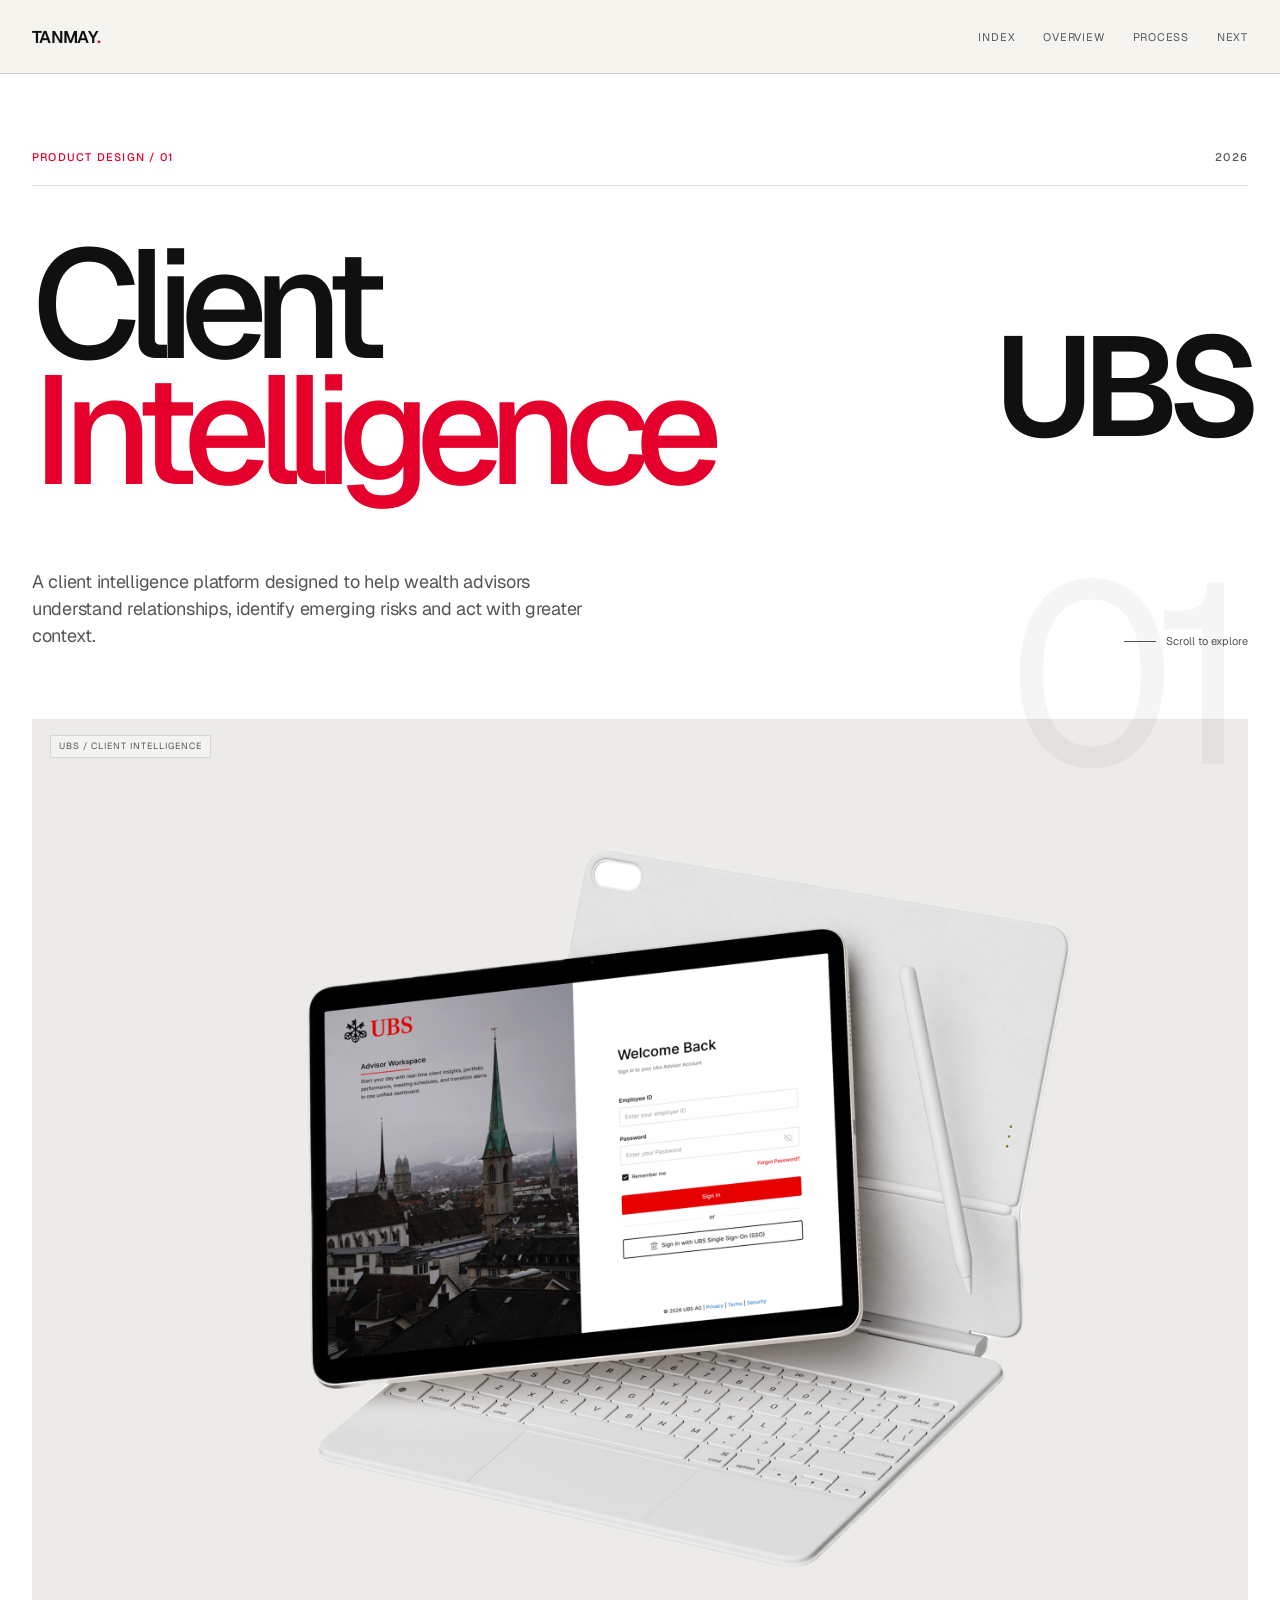
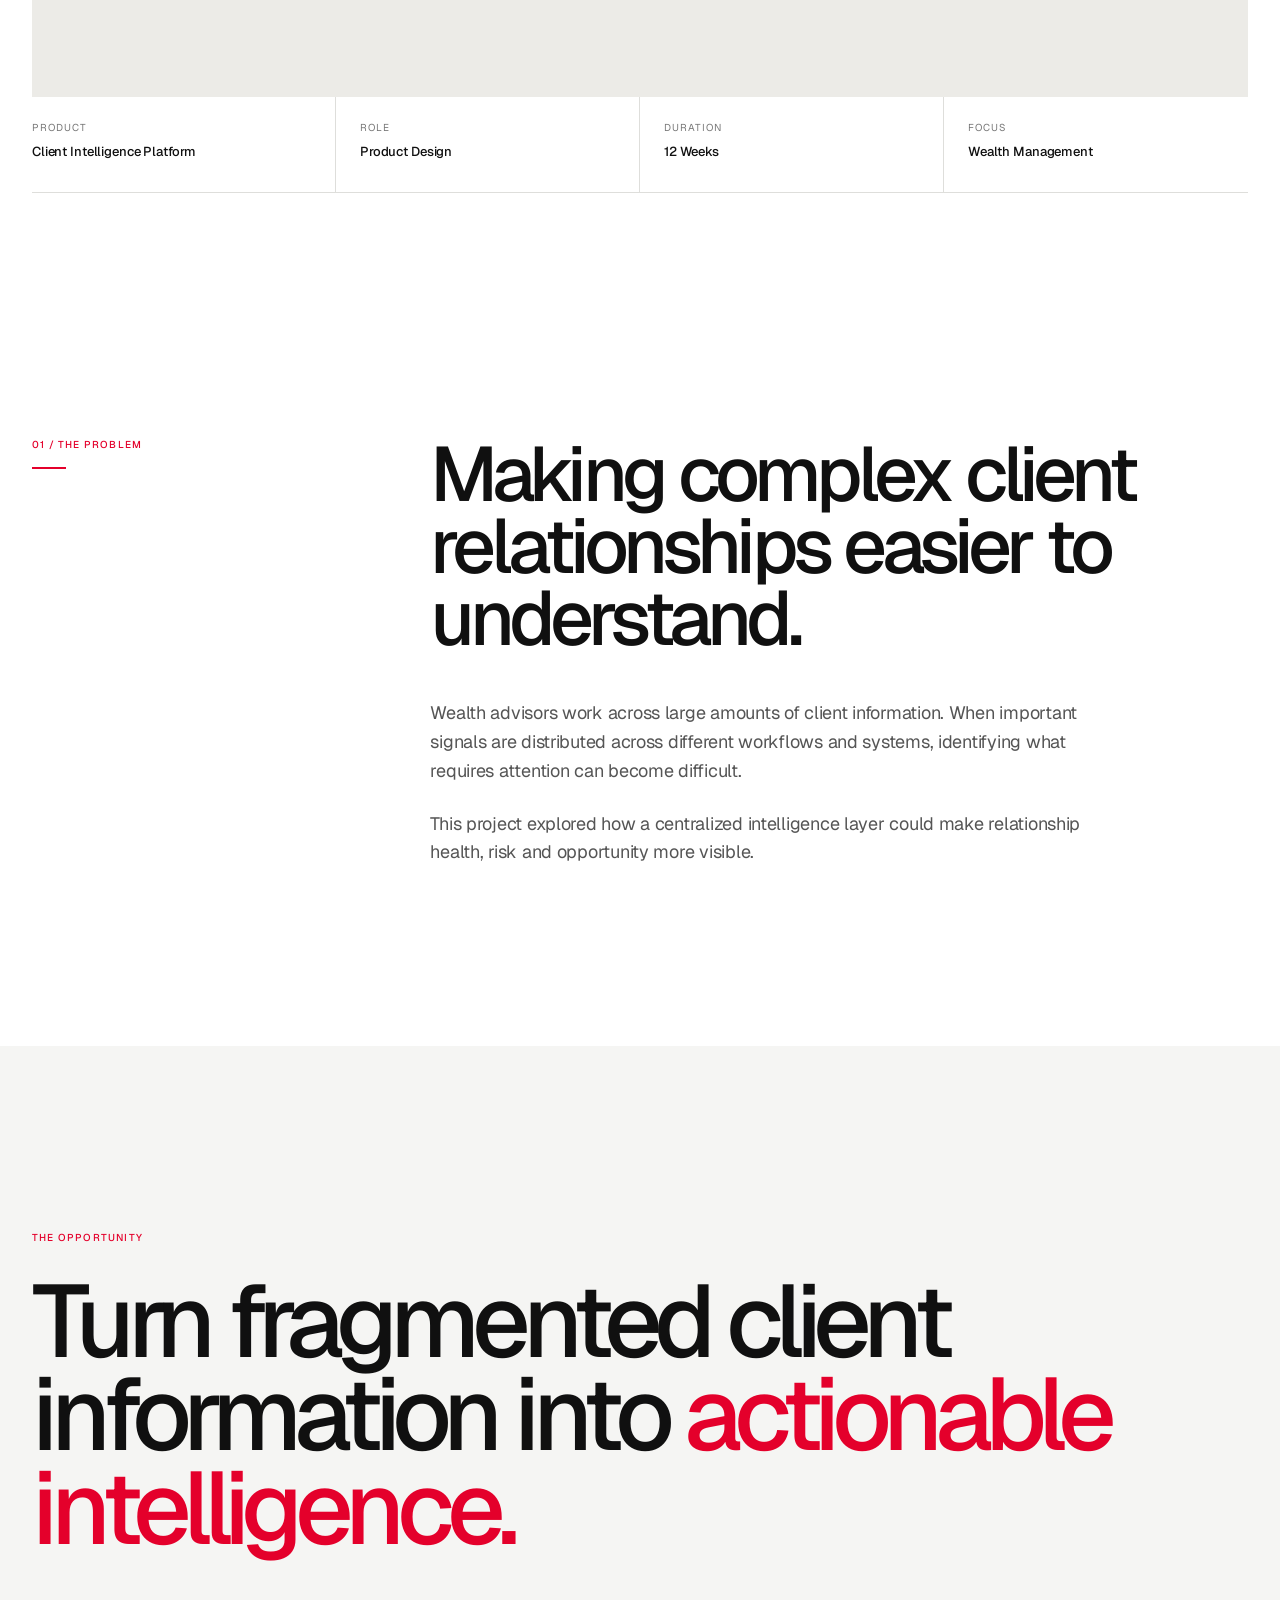
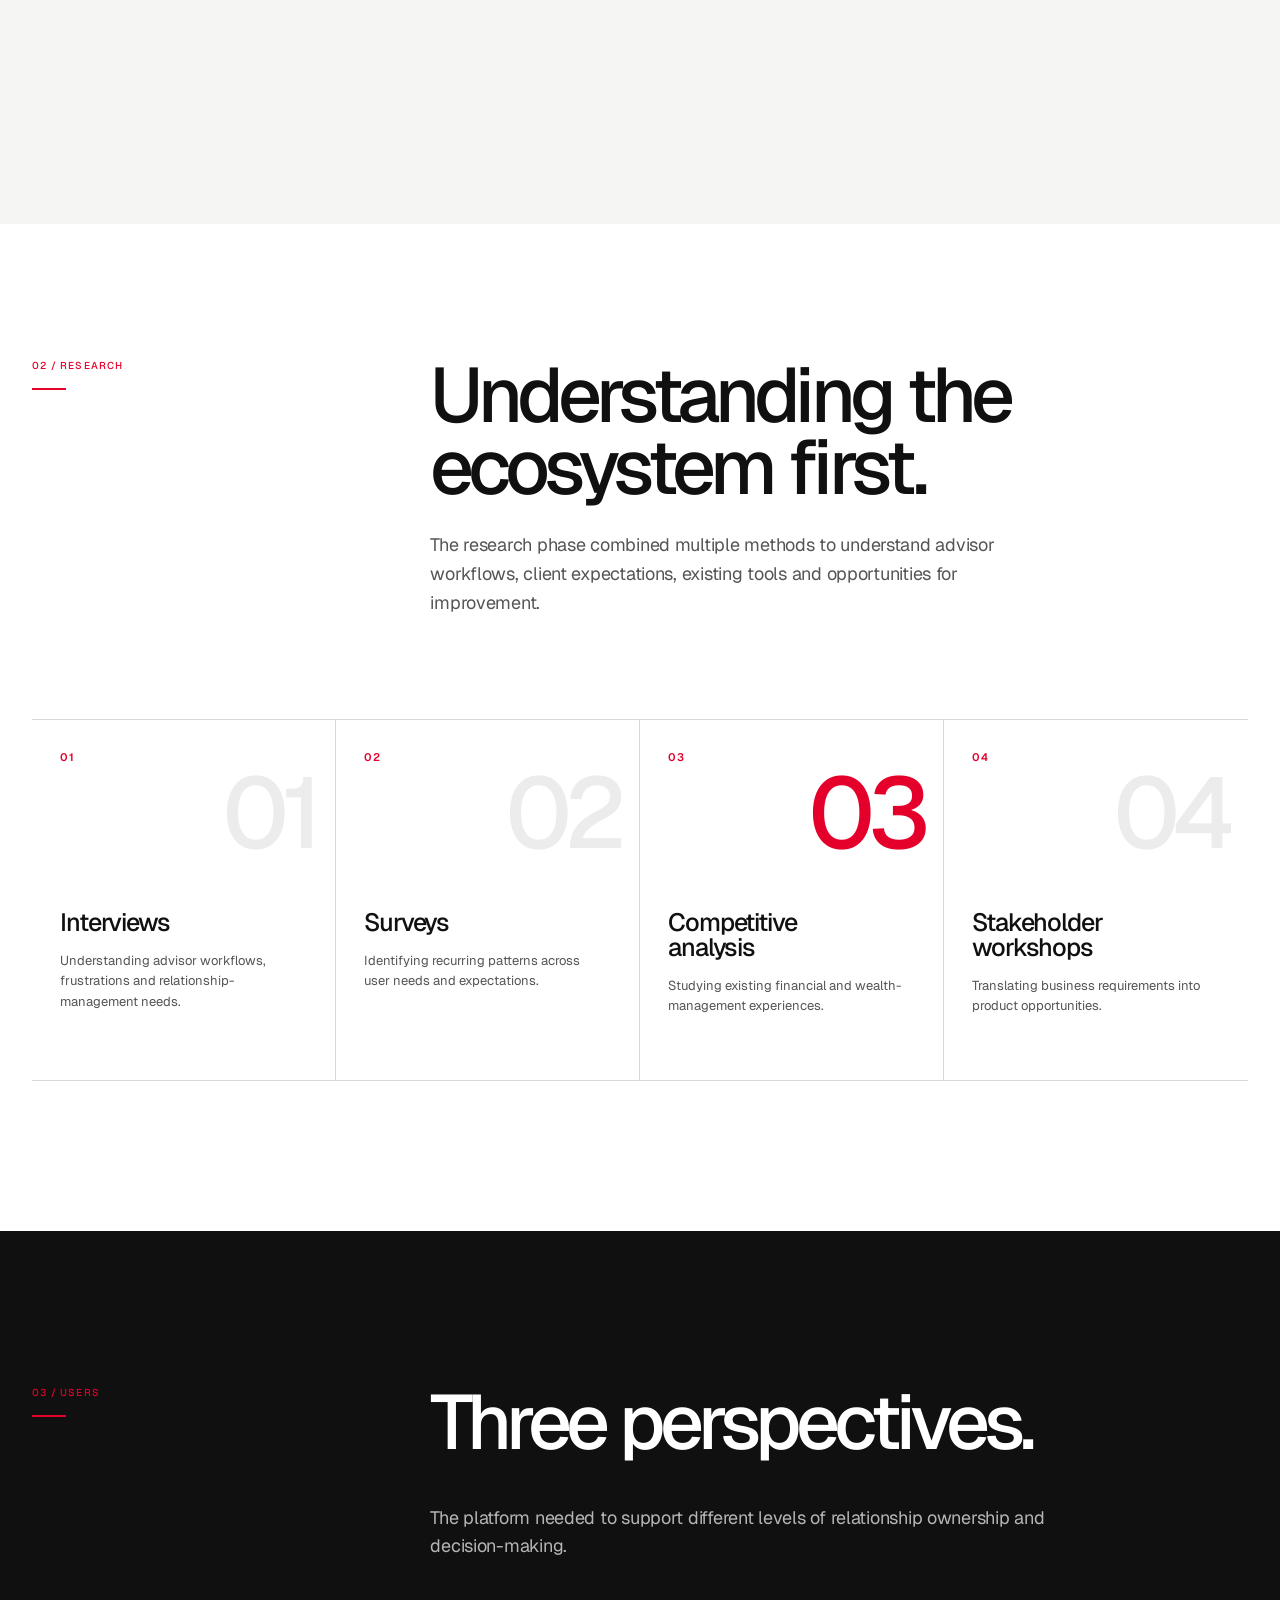
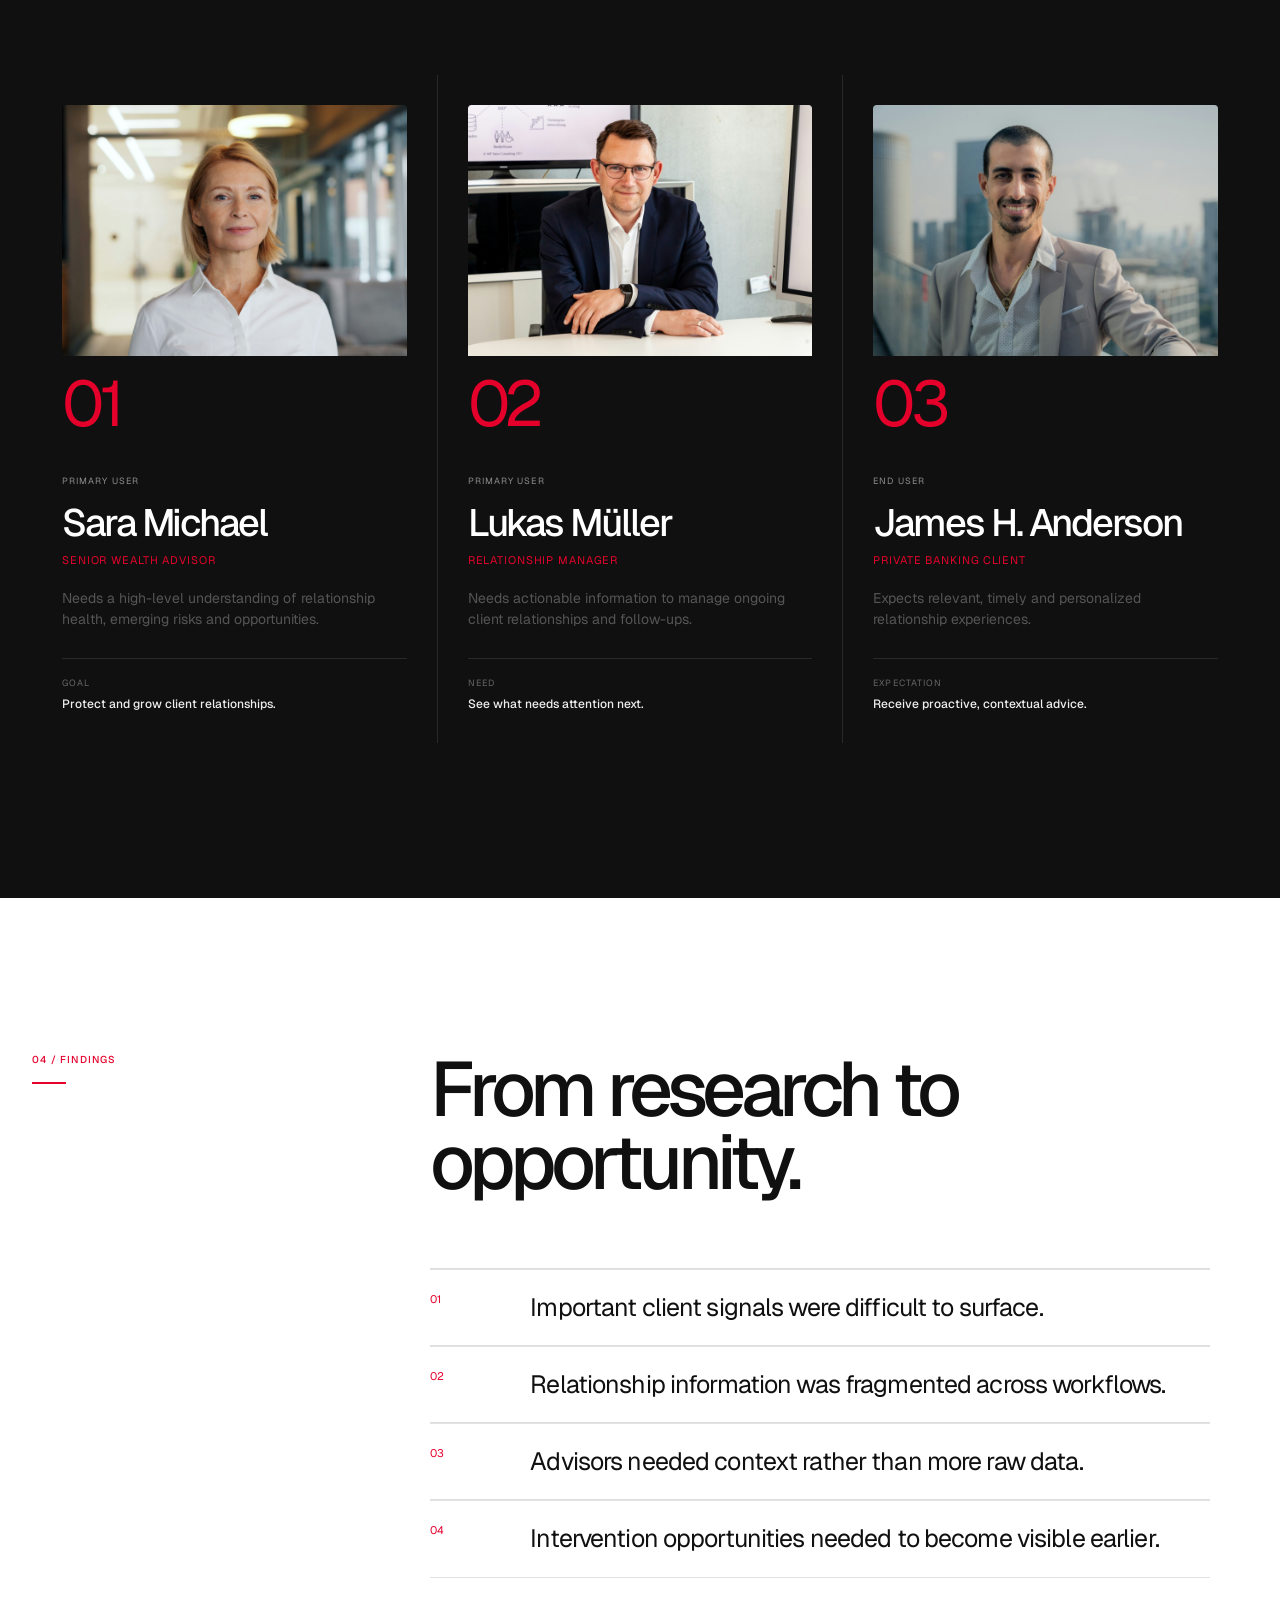
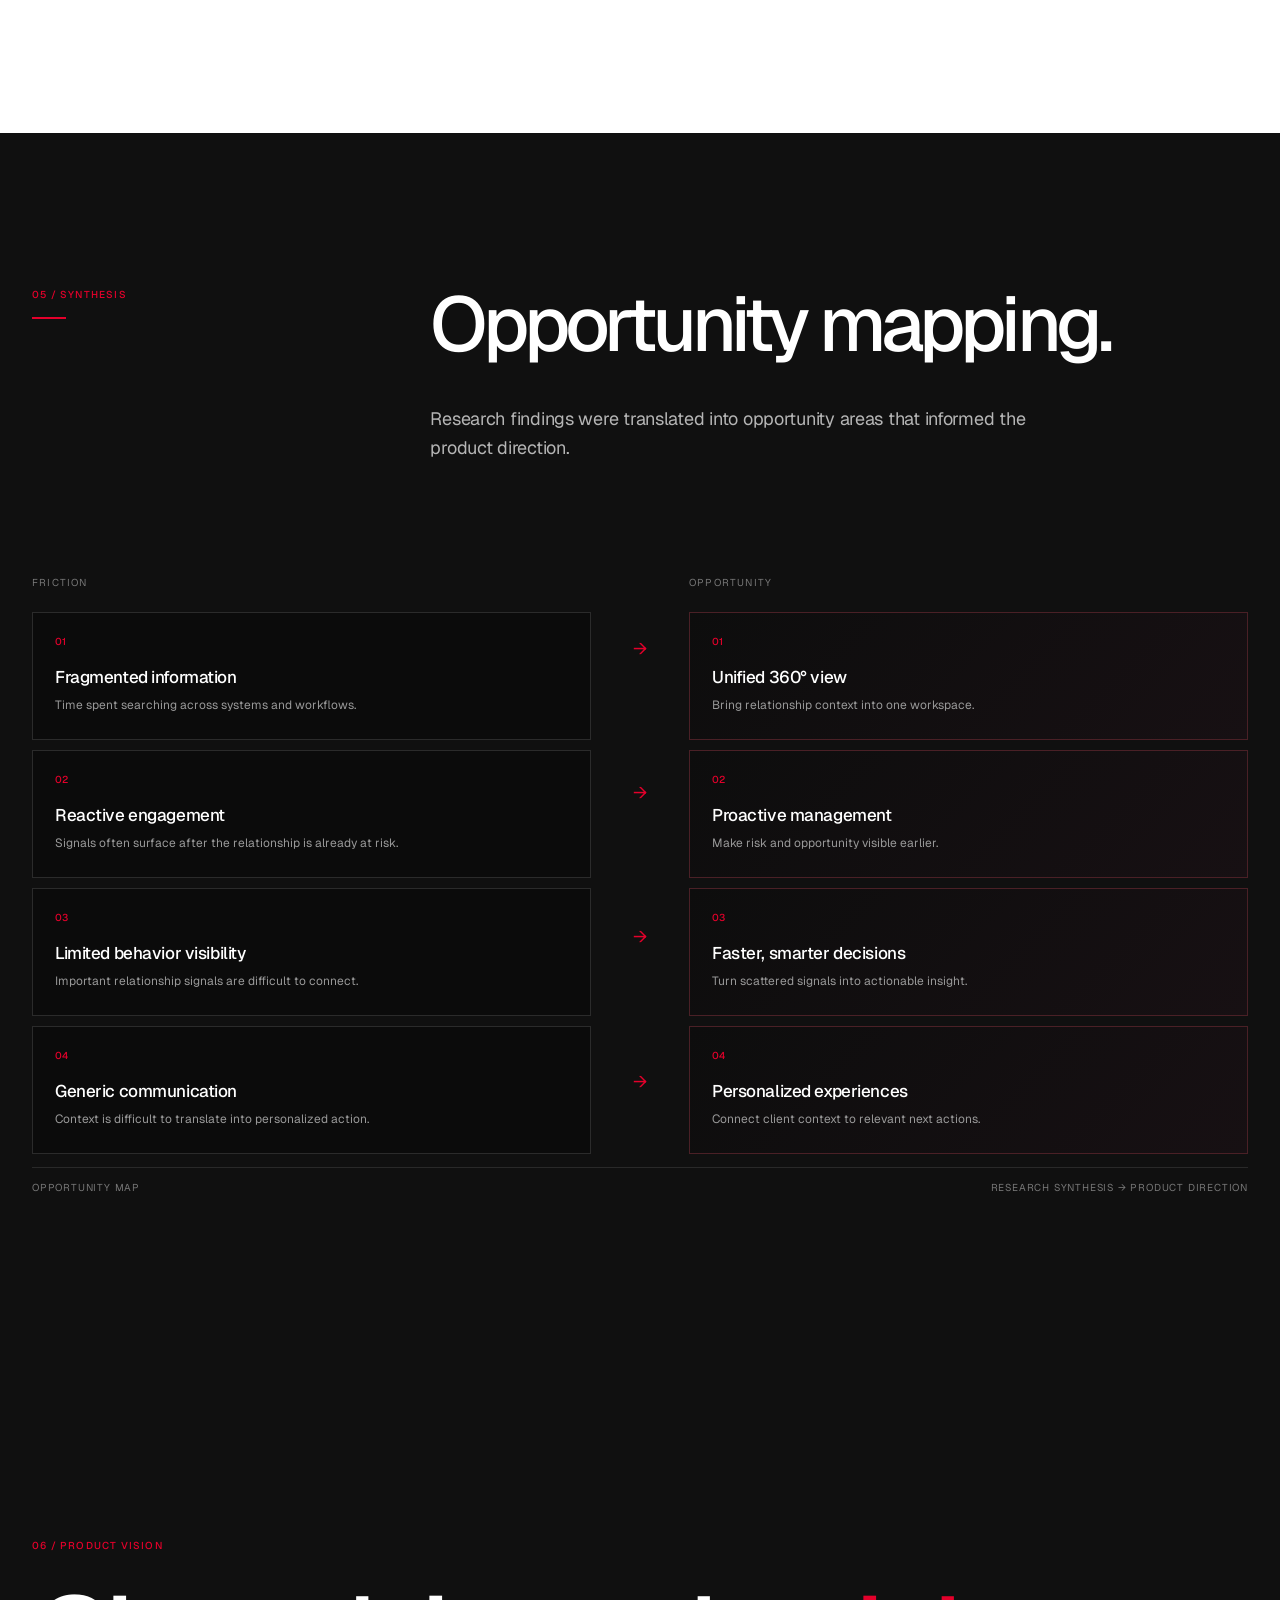
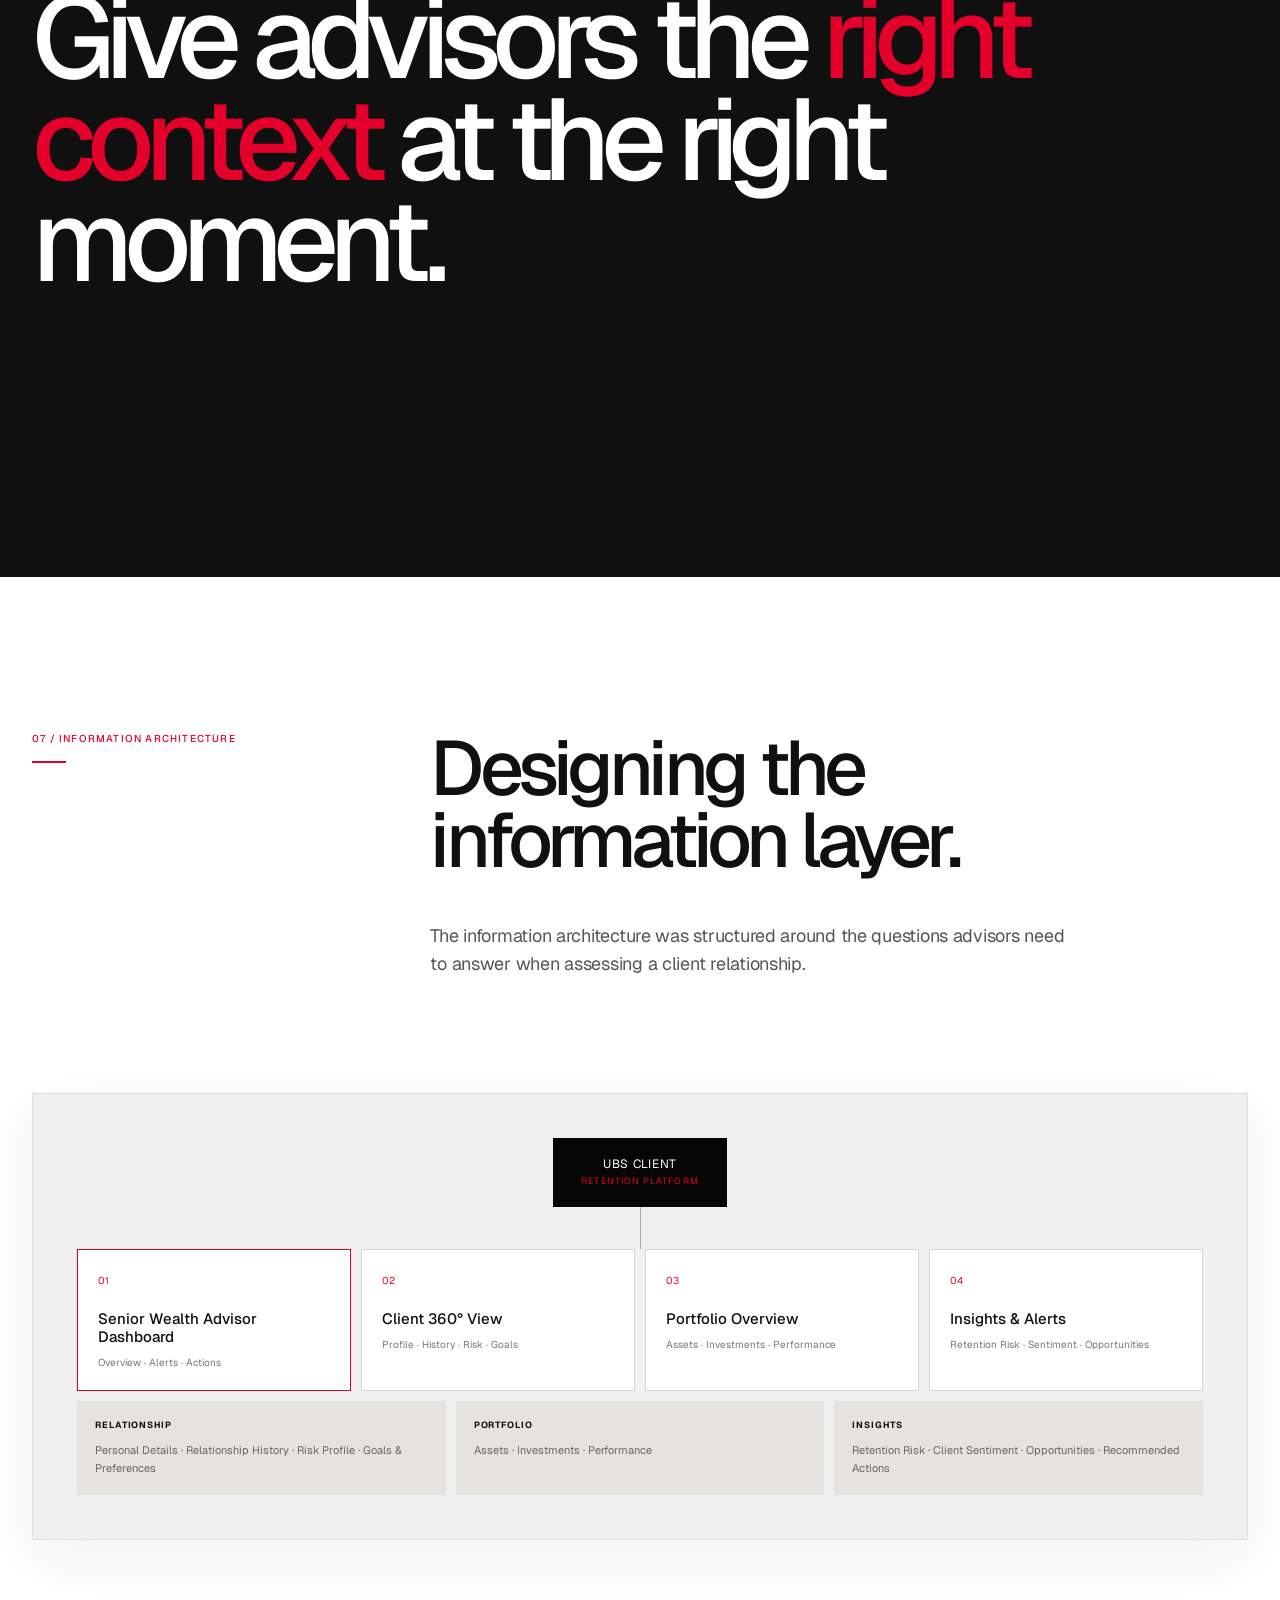
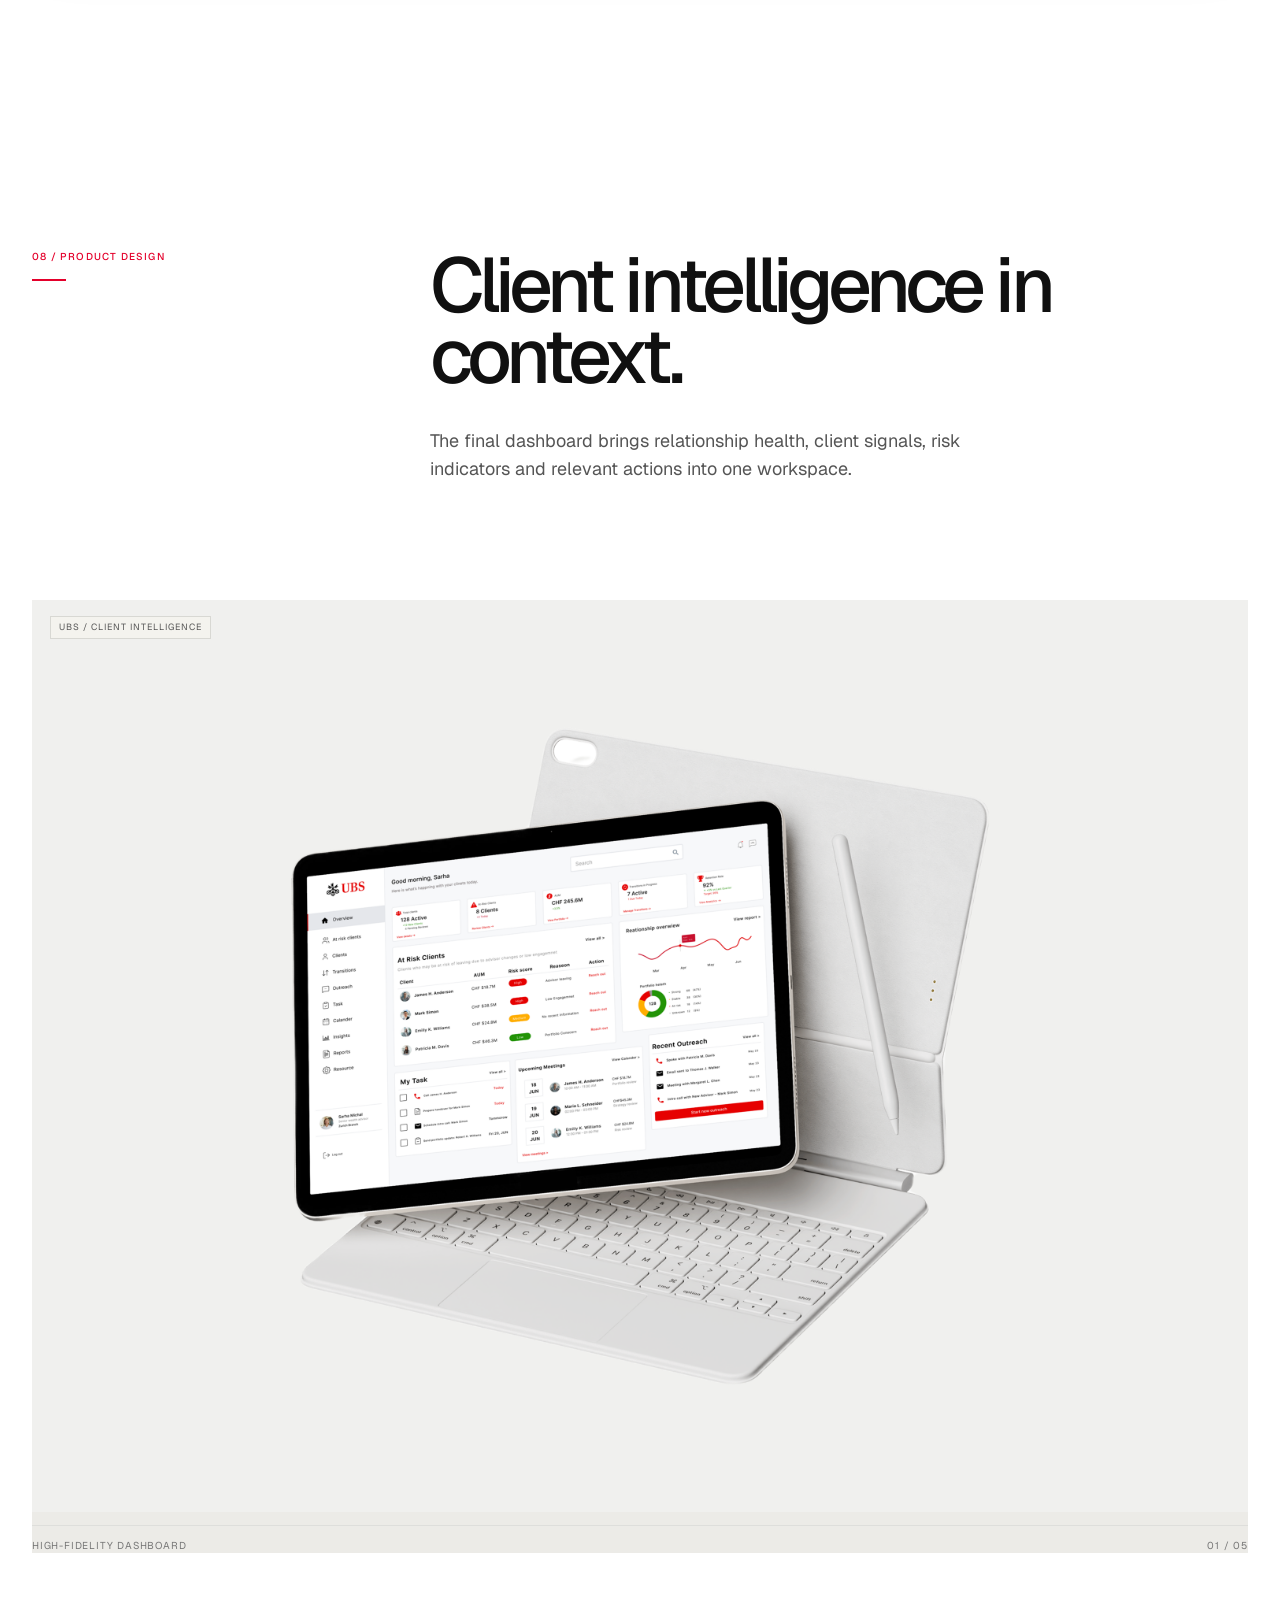
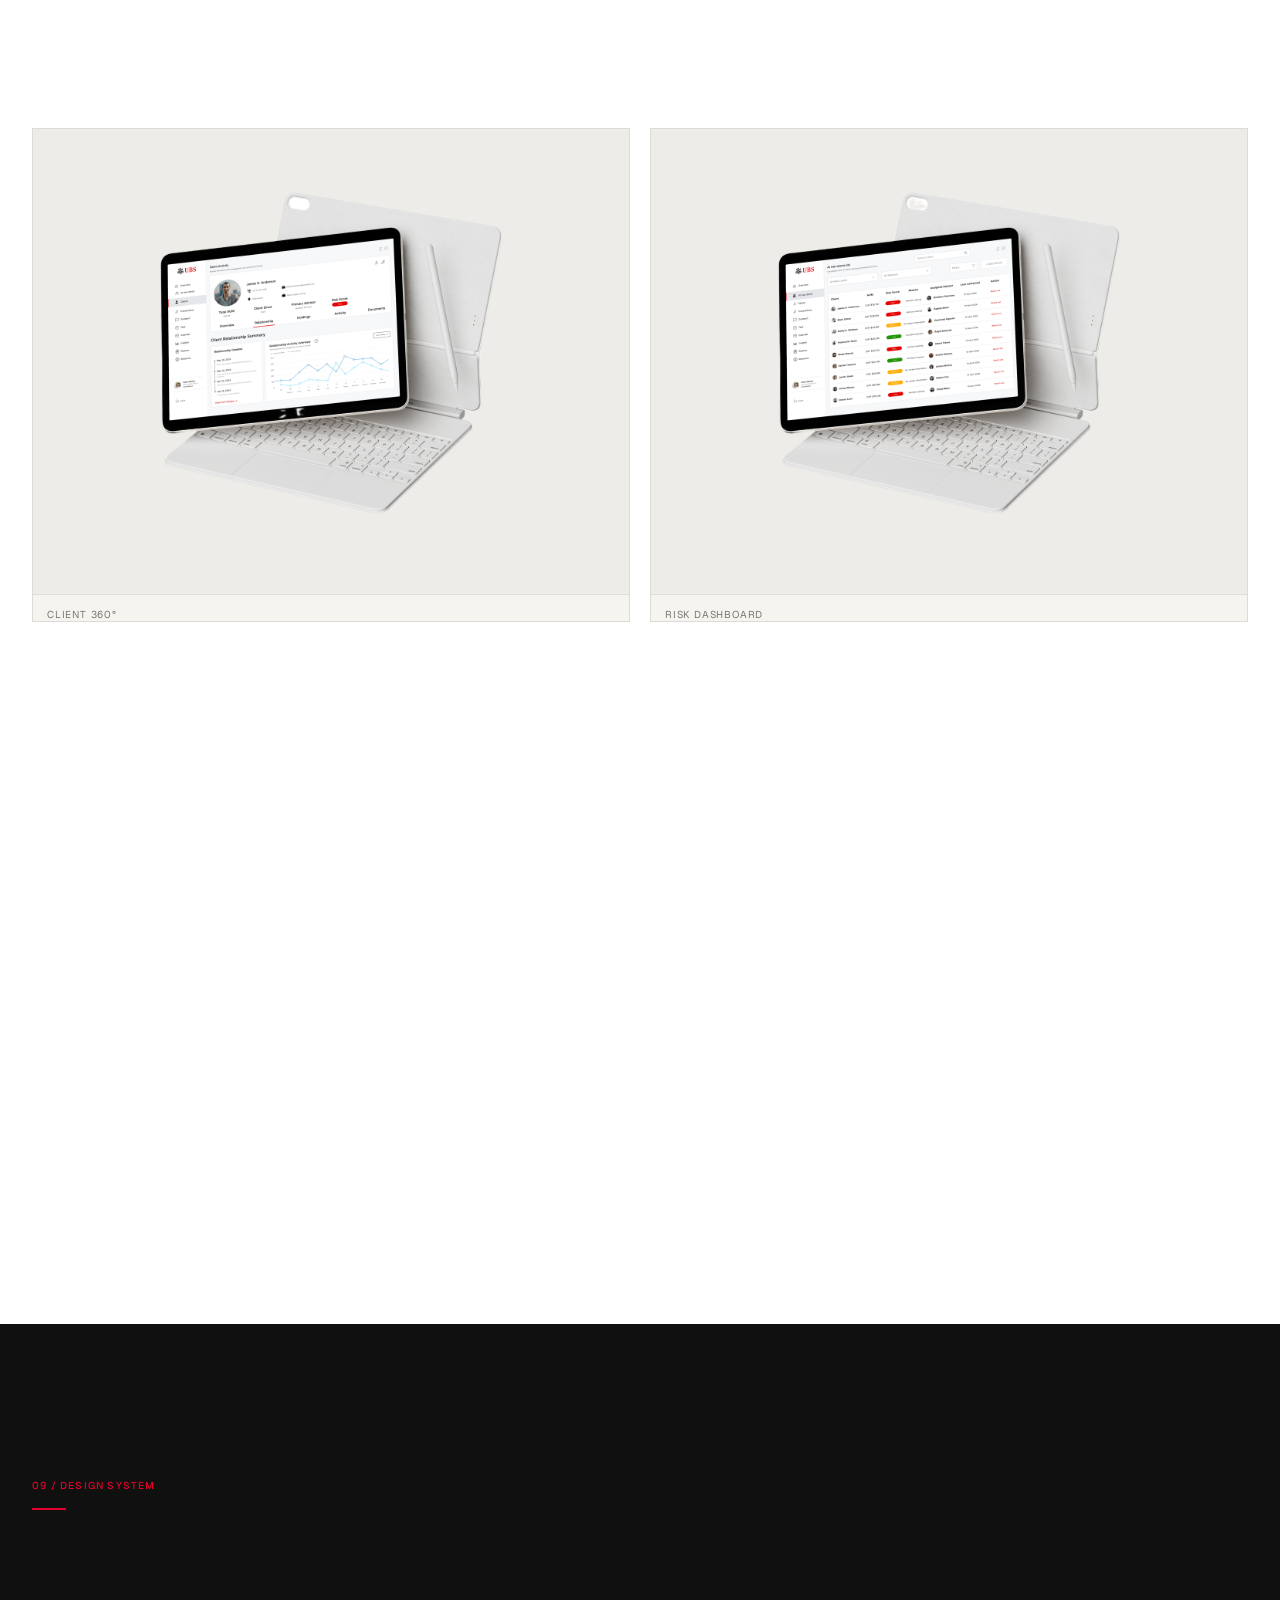
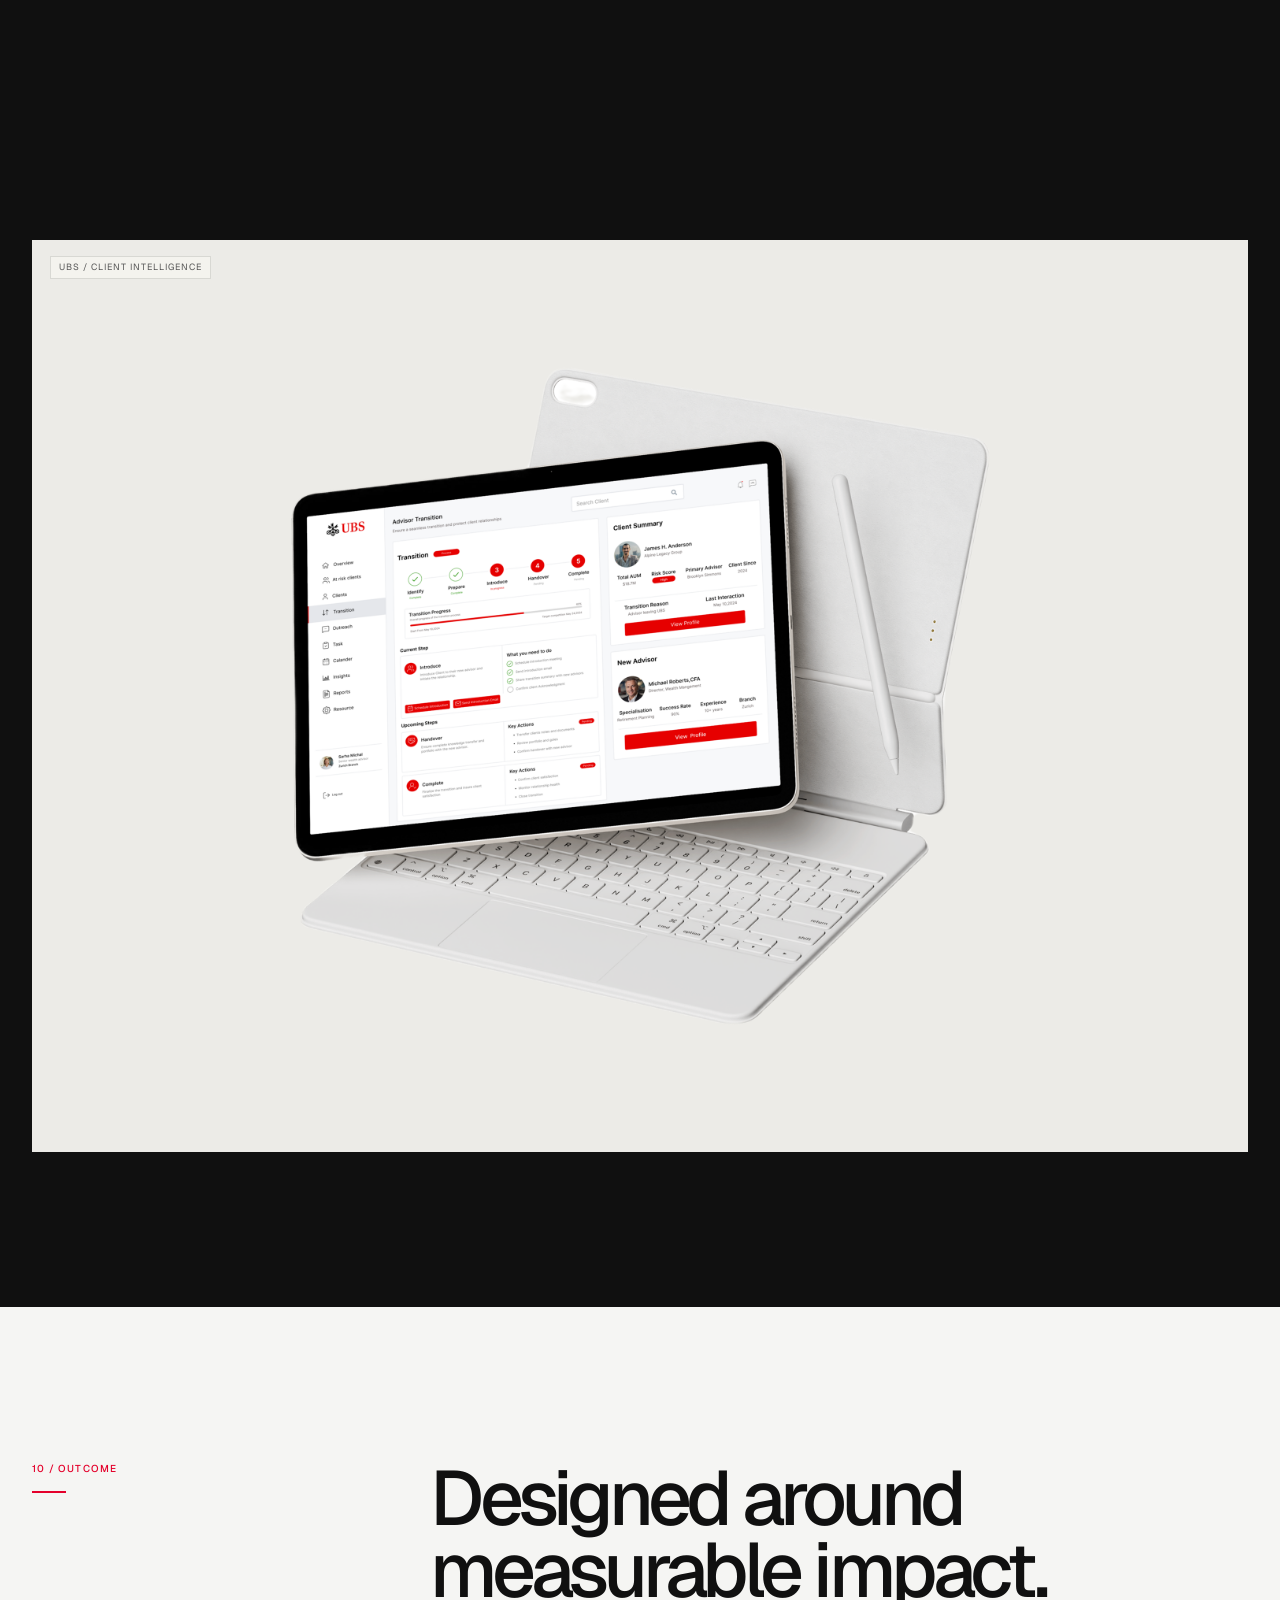
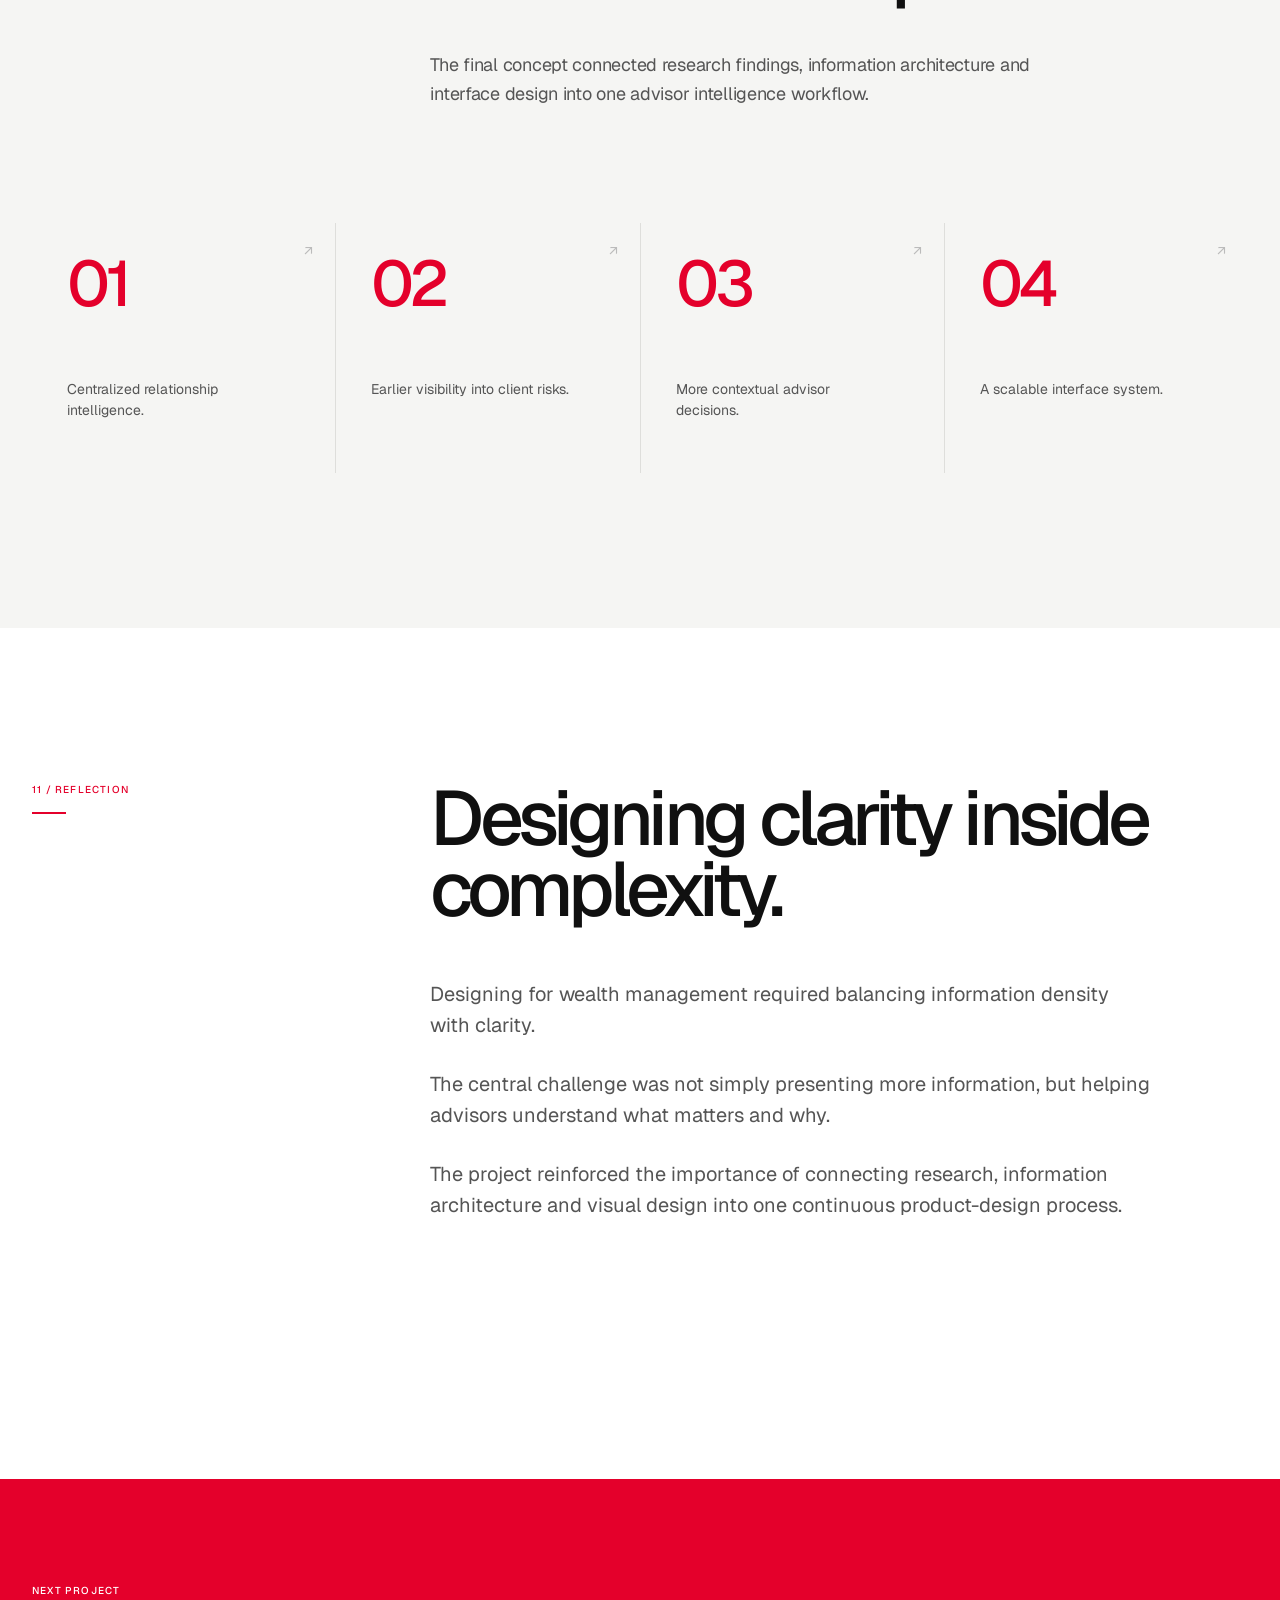
<file: ubs.html>
﻿<!doctype html>
<html lang="en">
  <head>
    <meta charset="UTF-8" />
    <meta name="viewport" content="width=device-width, initial-scale=1.0" />

    <title>UBS — Client Intelligence Platform</title>

    <!-- Use the SAME Geist font files as your homepage -->
    <link rel="stylesheet" href="global.css" />
    <link rel="stylesheet" href="ubs.css" />
  </head>

  <body>
    <!-- =====================================================
       NAV
  ====================================================== -->

    <nav class="ubs-nav">
      <div class="ubs-nav-inner">
        <a href="/" class="ubs-logo"> TANMAY<span>.</span> </a>

        <div class="ubs-nav-right">
          <a href="/">Index</a>
          <a href="#overview">Overview</a>
          <a href="#process">Process</a>
          <a href="#next">Next</a>
        </div>
      </div>
    </nav>

    <!-- =====================================================
       HERO
  ====================================================== -->

    <main>
      <section class="ubs-hero">
        <div class="ubs-container">
          <div class="ubs-hero-top">
            <div class="ubs-kicker">PRODUCT DESIGN / 01</div>

            <div class="ubs-hero-year">2026</div>
          </div>

          <div class="ubs-hero-title">
            <h1>
              Client
              <span>Intelligence</span>
            </h1>

            <div class="ubs-hero-brand">UBS</div>
          </div>

          <div class="ubs-hero-bottom">
            <p class="ubs-hero-description">
              A client intelligence platform designed to help wealth advisors
              understand relationships, identify emerging risks and act with
              greater context.
            </p>

            <div class="ubs-scroll">
              <span></span>
              Scroll to explore
            </div>
          </div>

          <div class="ubs-hero-image">
            <img
              src="ubs%20img/Advisor%20Login.png"
              alt="UBS Client Intelligence Platform"
            />
          </div>

          <div class="ubs-meta">
            <div>
              <span>Product</span>
              <strong>Client Intelligence Platform</strong>
            </div>

            <div>
              <span>Role</span>
              <strong>Product Design</strong>
            </div>

            <div>
              <span>Duration</span>
              <strong>12 Weeks</strong>
            </div>

            <div>
              <span>Focus</span>
              <strong>Wealth Management</strong>
            </div>
          </div>
        </div>
      </section>

      <!-- =====================================================
         OVERVIEW
    ====================================================== -->

      <section class="ubs-section" id="overview">
        <div class="ubs-container">
          <div class="ubs-section-grid">
            <div class="ubs-label">01 / THE PROBLEM</div>

            <div class="ubs-section-content">
              <h2>Making complex client relationships easier to understand.</h2>

              <p>
                Wealth advisors work across large amounts of client information.
                When important signals are distributed across different
                workflows and systems, identifying what requires attention can
                become difficult.
              </p>

              <p>
                This project explored how a centralized intelligence layer could
                make relationship health, risk and opportunity more visible.
              </p>
            </div>
          </div>
        </div>
      </section>

      <!-- =====================================================
         BIG STATEMENT
    ====================================================== -->

      <section class="ubs-statement">
        <div class="ubs-container">
          <div class="ubs-small-label">THE OPPORTUNITY</div>

          <h2>
            Turn fragmented client information into
            <span>actionable intelligence.</span>
          </h2>
        </div>
      </section>

      <!-- =====================================================
         RESEARCH
    ====================================================== -->

      <section class="ubs-section" id="process">
        <div class="ubs-container">
          <div class="ubs-section-grid">
            <div class="ubs-label">02 / RESEARCH</div>

            <div class="ubs-section-content">
              <h2>Understanding the ecosystem first.</h2>

              <p>
                The research phase combined multiple methods to understand
                advisor workflows, client expectations, existing tools and
                opportunities for improvement.
              </p>
            </div>
          </div>

          <div class="ubs-research-grid">
            <article>
              <span>01</span>
              <h3>Interviews</h3>
              <p>
                Understanding advisor workflows, frustrations and
                relationship-management needs.
              </p>
            </article>

            <article>
              <span>02</span>
              <h3>Surveys</h3>
              <p>
                Identifying recurring patterns across user needs and
                expectations.
              </p>
            </article>

            <article>
              <span>03</span>
              <h3>Competitive analysis</h3>
              <p>
                Studying existing financial and wealth-management experiences.
              </p>
            </article>

            <article>
              <span>04</span>
              <h3>Stakeholder workshops</h3>
              <p>
                Translating business requirements into product opportunities.
              </p>
            </article>
          </div>
        </div>
      </section>

      <!-- =====================================================
         PERSONAS
    ====================================================== -->

      <section class="ubs-dark">
        <div class="ubs-container">
          <div class="ubs-section-grid">
            <div class="ubs-label">03 / USERS</div>

            <div class="ubs-section-content">
              <h2>Three perspectives.</h2>

              <p>
                The platform needed to support different levels of relationship
                ownership and decision-making.
              </p>
            </div>
          </div>

          <div class="ubs-personas">
            <article class="ubs-persona">
              <div class="persona-image">
                <img src="ubs%20img/Sara%20Michael.png" alt="Sara Michael" />
              </div>
              <div class="persona-number">01</div>
              <div class="persona-copy">
                <small>PRIMARY USER</small>
                <h3>Sara Michael</h3>
                <div class="persona-role">Senior Wealth Advisor</div>
                <p>
                  Needs a high-level understanding of relationship health,
                  emerging risks and opportunities.
                </p>
                <div class="persona-detail">
                  <span>GOAL</span
                  ><strong>Protect and grow client relationships.</strong>
                </div>
              </div>
            </article>

            <article class="ubs-persona">
              <div class="persona-image">
                <img
                  src="ubs%20img/Lukas%20M%C3%BCller.png"
                  alt="Lukas Müller"
                />
              </div>
              <div class="persona-number">02</div>
              <div class="persona-copy">
                <small>PRIMARY USER</small>
                <h3>Lukas Müller</h3>
                <div class="persona-role">Relationship Manager</div>
                <p>
                  Needs actionable information to manage ongoing client
                  relationships and follow-ups.
                </p>
                <div class="persona-detail">
                  <span>NEED</span
                  ><strong>See what needs attention next.</strong>
                </div>
              </div>
            </article>

            <article class="ubs-persona">
              <div class="persona-image">
                <img
                  src="ubs%20img/James%20H.%20Anderson.png"
                  alt="James H. Anderson"
                />
              </div>
              <div class="persona-number">03</div>
              <div class="persona-copy">
                <small>END USER</small>
                <h3>James H. Anderson</h3>
                <div class="persona-role">Private Banking Client</div>
                <p>
                  Expects relevant, timely and personalized relationship
                  experiences.
                </p>
                <div class="persona-detail">
                  <span>EXPECTATION</span
                  ><strong>Receive proactive, contextual advice.</strong>
                </div>
              </div>
            </article>
          </div>
        </div>
      </section>

      <!-- =====================================================
         INSIGHTS
    ====================================================== -->

      <section class="ubs-section">
        <div class="ubs-container">
          <div class="ubs-section-grid">
            <div class="ubs-label">04 / FINDINGS</div>

            <div class="ubs-section-content">
              <h2>From research to opportunity.</h2>

              <div class="ubs-insights">
                <div>
                  <span>01</span>
                  <p>Important client signals were difficult to surface.</p>
                </div>

                <div>
                  <span>02</span>
                  <p>
                    Relationship information was fragmented across workflows.
                  </p>
                </div>

                <div>
                  <span>03</span>
                  <p>Advisors needed context rather than more raw data.</p>
                </div>

                <div>
                  <span>04</span>
                  <p>
                    Intervention opportunities needed to become visible earlier.
                  </p>
                </div>
              </div>
            </div>
          </div>
        </div>
      </section>

      <!-- =====================================================
         OPPORTUNITY MAP
    ====================================================== -->

      <section class="ubs-dark ubs-image-section">
        <div class="ubs-container">
          <div class="ubs-section-grid">
            <div class="ubs-label">05 / SYNTHESIS</div>

            <div class="ubs-section-content">
              <h2>Opportunity mapping.</h2>

              <p>
                Research findings were translated into opportunity areas that
                informed the product direction.
              </p>
            </div>
          </div>

          <div class="opportunity-map" aria-label="Opportunity map">
            <div class="opp-column">
              <span class="opp-head">FRICTION</span>
              <div class="opp-card">
                <b>01</b><strong>Fragmented information</strong>
                <p>Time spent searching across systems and workflows.</p>
              </div>
              <div class="opp-card">
                <b>02</b><strong>Reactive engagement</strong>
                <p>
                  Signals often surface after the relationship is already at
                  risk.
                </p>
              </div>
              <div class="opp-card">
                <b>03</b><strong>Limited behavior visibility</strong>
                <p>Important relationship signals are difficult to connect.</p>
              </div>
              <div class="opp-card">
                <b>04</b><strong>Generic communication</strong>
                <p>
                  Context is difficult to translate into personalized action.
                </p>
              </div>
            </div>
            <div class="opp-connector" aria-hidden="true">
              <span>→</span><span>→</span><span>→</span><span>→</span>
            </div>
            <div class="opp-column opp-column-accent">
              <span class="opp-head">OPPORTUNITY</span>
              <div class="opp-card">
                <b>01</b><strong>Unified 360° view</strong>
                <p>Bring relationship context into one workspace.</p>
              </div>
              <div class="opp-card">
                <b>02</b><strong>Proactive management</strong>
                <p>Make risk and opportunity visible earlier.</p>
              </div>
              <div class="opp-card">
                <b>03</b><strong>Faster, smarter decisions</strong>
                <p>Turn scattered signals into actionable insight.</p>
              </div>
              <div class="opp-card">
                <b>04</b><strong>Personalized experiences</strong>
                <p>Connect client context to relevant next actions.</p>
              </div>
            </div>
          </div>
          <div class="opp-caption">
            <span>Opportunity Map</span
            ><span>Research synthesis → product direction</span>
          </div>
        </div>
      </section>

      <!-- =====================================================
         PRODUCT VISION
    ====================================================== -->

      <section class="ubs-vision">
        <div class="ubs-container">
          <div class="ubs-small-label">06 / PRODUCT VISION</div>

          <h2>
            Give advisors the
            <span>right context</span>
            at the right moment.
          </h2>
        </div>
      </section>

      <!-- =====================================================
         INFORMATION ARCHITECTURE
    ====================================================== -->

      <section class="ubs-section">
        <div class="ubs-container">
          <div class="ubs-section-grid">
            <div class="ubs-label">07 / INFORMATION ARCHITECTURE</div>

            <div class="ubs-section-content">
              <h2>Designing the information layer.</h2>

              <p>
                The information architecture was structured around the questions
                advisors need to answer when assessing a client relationship.
              </p>
            </div>
          </div>

          <div class="ia-map" aria-label="Information architecture">
            <div class="ia-root">
              UBS CLIENT<br /><span>RETENTION PLATFORM</span>
            </div>
            <div class="ia-line"></div>
            <div class="ia-grid">
              <div class="ia-node ia-primary">
                <span>01</span
                ><strong>Senior Wealth Advisor<br />Dashboard</strong
                ><em>Overview · Alerts · Actions</em>
              </div>
              <div class="ia-node">
                <span>02</span><strong>Client 360° View</strong
                ><em>Profile · History · Risk · Goals</em>
              </div>
              <div class="ia-node">
                <span>03</span><strong>Portfolio Overview</strong
                ><em>Assets · Investments · Performance</em>
              </div>
              <div class="ia-node">
                <span>04</span><strong>Insights & Alerts</strong
                ><em>Retention Risk · Sentiment · Opportunities</em>
              </div>
            </div>
            <div class="ia-detail-grid">
              <div>
                <b>RELATIONSHIP</b
                ><span
                  >Personal Details · Relationship History · Risk Profile ·
                  Goals & Preferences</span
                >
              </div>
              <div>
                <b>PORTFOLIO</b><span>Assets · Investments · Performance</span>
              </div>
              <div>
                <b>INSIGHTS</b
                ><span
                  >Retention Risk · Client Sentiment · Opportunities ·
                  Recommended Actions</span
                >
              </div>
            </div>
          </div>
        </div>
      </section>

      <!-- =====================================================
         MAIN PRODUCT
    ====================================================== -->

      <section class="ubs-product">
        <div class="ubs-container">
          <div class="ubs-product-intro">
            <div class="ubs-label">08 / PRODUCT DESIGN</div>

            <div>
              <h2>Client intelligence in context.</h2>

              <p>
                The final dashboard brings relationship health, client signals,
                risk indicators and relevant actions into one workspace.
              </p>
            </div>
          </div>

          <figure class="ubs-product-image">
            <img
              src="ubs%20img/High-Fidelity%20Dashboard.png"
              alt="UBS high fidelity dashboard"
            />

            <figcaption>
              <span>High-fidelity dashboard</span>
              <span>01 / 05</span>
            </figcaption>
          </figure>
        </div>
      </section>

      <!-- =====================================================
         PRODUCT SCREENS
    ====================================================== -->

      <section class="ubs-screen-section">
        <div class="ubs-container">
          <div class="ubs-screen-grid">
            <figure>
              <img
                src="ubs%20img/Client%20360%C2%B0%20Profile.png"
                alt="UBS Client 360 profile"
              />

              <figcaption>Client 360°</figcaption>
            </figure>

            <figure>
              <img
                src="ubs%20img/Risk%20Client%20Dashboard.png"
                alt="UBS risk dashboard"
              />

              <figcaption>Risk dashboard</figcaption>
            </figure>
          </div>

          <div class="ubs-screen-grid">
            <figure>
              <img
                src="ubs%20img/Advisor%20Login.png"
                alt="UBS advisor dashboard"
              />

              <figcaption>UBS LOGIN</figcaption>
            </figure>

            <figure>
              <img
                src="ubs%20img/Transition%20Dashboard.png"
                alt="UBS transition dashboard"
              />

              <figcaption>Transition dashboard</figcaption>
            </figure>
          </div>
        </div>
      </section>

      <!-- =====================================================
         DESIGN SYSTEM
    ====================================================== -->

      <section class="ubs-dark">
        <div class="ubs-container">
          <div class="ubs-section-grid">
            <div class="ubs-label">09 / DESIGN SYSTEM</div>

            <div class="ubs-section-content">
              <h2>A system built for consistency.</h2>

              <p>
                A reusable design system established the visual language,
                interaction patterns and component structure across the
                platform.
              </p>
            </div>
          </div>

          <figure class="ubs-large-image">
            <img
              src="ubs%20img/ipad-air-mockup-13-inch-with-magic-keyboard%20(6)%202.png"
              alt="UBS design system"
            />
          </figure>
        </div>
      </section>

      <!-- =====================================================
         OUTCOME
    ====================================================== -->

      <section class="ubs-outcome">
        <div class="ubs-container">
          <div class="ubs-section-grid">
            <div class="ubs-label">10 / OUTCOME</div>

            <div class="ubs-section-content">
              <h2>Designed around measurable impact.</h2>

              <p>
                The final concept connected research findings, information
                architecture and interface design into one advisor intelligence
                workflow.
              </p>
            </div>
          </div>

          <div class="ubs-outcomes">
            <div>
              <strong>01</strong>
              <p>Centralized relationship intelligence.</p>
            </div>

            <div>
              <strong>02</strong>
              <p>Earlier visibility into client risks.</p>
            </div>

            <div>
              <strong>03</strong>
              <p>More contextual advisor decisions.</p>
            </div>

            <div>
              <strong>04</strong>
              <p>A scalable interface system.</p>
            </div>
          </div>
        </div>
      </section>

      <!-- =====================================================
         REFLECTION
    ====================================================== -->

      <section class="ubs-section ubs-reflection">
        <div class="ubs-container">
          <div class="ubs-section-grid">
            <div class="ubs-label">11 / REFLECTION</div>

            <div class="ubs-reflection-content">
              <h2>Designing clarity inside complexity.</h2>

              <p>
                Designing for wealth management required balancing information
                density with clarity.
              </p>

              <p>
                The central challenge was not simply presenting more
                information, but helping advisors understand what matters and
                why.
              </p>

              <p>
                The project reinforced the importance of connecting research,
                information architecture and visual design into one continuous
                product-design process.
              </p>
            </div>
          </div>
        </div>
      </section>

      <!-- =====================================================
         NEXT PROJECT
    ====================================================== -->

      <section class="ubs-next" id="next">
        <div class="ubs-container">
          <div class="ubs-next-top">NEXT PROJECT</div>

          <div class="ubs-next-content">
            <h2>Adaptive</h2>

            <a href="/adaptive-finance"> View project → </a>
          </div>
        </div>
      </section>
    </main>

    <script>
      /* -------------------------------------------------------
       SCROLL REVEALS
    ------------------------------------------------------- */

      const revealElements = document.querySelectorAll(
        ".ubs-section-content, " +
          ".ubs-research-grid article, " +
          ".ubs-persona, " +
          ".ubs-insights > div, " +
          ".ubs-large-image, " +
          ".ubs-product-image, " +
          ".ubs-screen-grid figure, " +
          ".ubs-outcomes > div",
      );

      const revealObserver = new IntersectionObserver(
        (entries) => {
          entries.forEach((entry) => {
            if (entry.isIntersecting) {
              entry.target.classList.add("is-visible");

              revealObserver.unobserve(entry.target);
            }
          });
        },
        {
          threshold: 0.12,
        },
      );

      revealElements.forEach((element) => {
        element.classList.add("ubs-reveal");
        revealObserver.observe(element);
      });

      /* -------------------------------------------------------
       HERO PARALLAX
    ------------------------------------------------------- */

      const heroImage = document.querySelector(".ubs-hero-image img");

      window.addEventListener("scroll", () => {
        if (!heroImage) return;

        const scrollY = window.scrollY;

        if (scrollY < window.innerHeight) {
          heroImage.style.transform = `translateY(${scrollY * 0.08}px) scale(1.02)`;
        }
      });
    </script>
    <script>
      (() => {
        const cursor = document.querySelector(".tm-cursor");
        if (!cursor) return;
        let x = innerWidth / 2,
          y = innerHeight / 2,
          tx = x,
          ty = y;
        document.addEventListener(
          "mousemove",
          (e) => {
            tx = e.clientX;
            ty = e.clientY;
            cursor.style.opacity = "1";
          },
          { passive: true },
        );
        const animate = () => {
          x += (tx - x) * 0.14;
          y += (ty - y) * 0.14;
          cursor.style.transform = `translate3d(${x}px,${y}px,0) translate(-50%,-50%)`;
          requestAnimationFrame(animate);
        };
        animate();
      })();
    </script>
  </body>
</html>
</file>
<file: global.css>
@import url("https://fonts.googleapis.com/css2?family=Geist:wght@400;500;600&display=swap");

@font-face {
  font-family: "Neue Montreal";
  src: local("Neue Montreal");
  font-display: swap;
}

*,
*::before,
*::after { box-sizing: border-box; }

html { scroll-behavior: smooth; }

body {
  margin: 0;
  font-family: "Geist", Arial, sans-serif;
  font-size: 14px;
  line-height: 1.35;
  -webkit-font-smoothing: antialiased;
  -moz-osx-font-smoothing: grayscale;
}

a { color: inherit; text-decoration: none; }
img { max-width: 100%; }
figure { margin: 0; }
</file>
<file: ubs.css>
/* =========================================================
   UBS CASE STUDY
   Typography: SAME AS PORTFOLIO HOMEPAGE
   Primary font: Geist
   ========================================================= */

/* =========================================================
   VARIABLES
========================================================= */

:root {
  --ubs-red: #e60000;

  --ubs-black: #050505;
  --ubs-white: #ffffff;

  --ubs-off-white: #f5f5f3;
  --ubs-grey: #777777;
  --ubs-dark-grey: #555555;

  --ubs-line: #dededb;

  --ubs-max: 1440px;

  --ubs-ease: cubic-bezier(0.16, 1, 0.3, 1);
}

/* =========================================================
   RESET
========================================================= */

.ubs-page,
.ubs-page * {
  box-sizing: border-box;
}

/* Global primitives are provided by global.css. UBS owns only case-study styles here. */

.ubs-page {
  background: var(--ubs-white);
  color: var(--ubs-black);
  font-family: "Geist", sans-serif;
  -webkit-font-smoothing: antialiased;
  -moz-osx-font-smoothing: grayscale;
}

/* =========================================================
   CONTAINER
========================================================= */

.ubs-container {
  width: min(calc(100% - 64px), var(--ubs-max));

  margin-inline: auto;
}

/* =========================================================
   NAV
========================================================= */

.ubs-nav {
  position: fixed;

  top: 0;
  left: 0;

  width: 100%;

  z-index: 1000;

  padding: 24px 32px;

  color: #fff;

  mix-blend-mode: difference;

  pointer-events: none;
}

.ubs-nav-inner {
  width: min(100%, var(--ubs-max));

  margin-inline: auto;

  display: flex;
  align-items: center;
  justify-content: space-between;
}

.ubs-logo {
  font-size: 16px;

  font-weight: 600;

  letter-spacing: -0.04em;

  pointer-events: auto;
}

.ubs-logo span {
  color: var(--ubs-red);
}

.ubs-nav-right {
  display: flex;

  gap: 28px;

  font-size: 12px;

  pointer-events: auto;
}

.ubs-nav-right a {
  position: relative;
}

.ubs-nav-right a::after {
  content: "";

  position: absolute;

  left: 0;
  bottom: -5px;

  width: 100%;
  height: 1px;

  background: currentColor;

  transform: scaleX(0);

  transform-origin: right;

  transition: transform 0.5s var(--ubs-ease);
}

.ubs-nav-right a:hover::after {
  transform: scaleX(1);

  transform-origin: left;
}

/* =========================================================
   HERO
========================================================= */

.ubs-hero {
  padding-top: 150px;

  padding-bottom: 90px;

  background: var(--ubs-white);
}

.ubs-hero-top {
  display: flex;

  align-items: center;

  justify-content: space-between;

  padding-bottom: 20px;

  border-bottom: 1px solid var(--ubs-line);
}

.ubs-kicker,
.ubs-hero-year {
  font-size: 11px;

  font-weight: 500;

  letter-spacing: 0.11em;

  text-transform: uppercase;
}

.ubs-hero-year {
  color: var(--ubs-grey);
}

/* =========================================================
   HERO TITLE
========================================================= */

.ubs-hero-title {
  position: relative;

  padding-top: 55px;

  display: flex;

  justify-content: space-between;

  align-items: flex-end;
}

.ubs-hero-title h1 {
  max-width: 1050px;

  margin: 0;

  font-family: "Geist", sans-serif;

  font-size: clamp(76px, 12vw, 175px);

  font-weight: 500;

  line-height: 0.82;

  letter-spacing: -0.085em;
}

.ubs-hero-title h1 span {
  display: block;

  color: var(--ubs-red);
}

.ubs-hero-brand {
  padding-bottom: 12px;

  font-size: 17px;

  font-weight: 600;

  letter-spacing: -0.03em;
}

/* =========================================================
   HERO BOTTOM
========================================================= */

.ubs-hero-bottom {
  margin-top: 75px;

  display: flex;

  align-items: flex-end;

  justify-content: space-between;

  gap: 40px;
}

.ubs-hero-description {
  max-width: 580px;

  margin: 0;

  color: #444;

  font-size: 18px;

  line-height: 1.5;

  letter-spacing: -0.015em;
}

.ubs-scroll {
  display: flex;

  align-items: center;

  gap: 10px;

  color: var(--ubs-grey);

  font-size: 11px;

  white-space: nowrap;
}

.ubs-scroll span {
  width: 32px;
  height: 1px;

  background: currentColor;
}

/* =========================================================
   HERO IMAGE
========================================================= */

.ubs-hero-image {
  position: relative;

  margin-top: 70px;

  overflow: hidden;

  background: #101010;
}

.ubs-hero-image img {
  width: 100%;

  min-height: 620px;

  object-fit: cover;

  transform: scale(1.02);

  transition: transform 1.4s var(--ubs-ease);
}

/* =========================================================
   META
========================================================= */

.ubs-meta {
  display: grid;

  grid-template-columns: repeat(4, 1fr);

  border-bottom: 1px solid var(--ubs-line);
}

.ubs-meta > div {
  min-height: 95px;

  padding: 24px 0;

  border-right: 1px solid var(--ubs-line);
}

.ubs-meta > div:not(:first-child) {
  padding-left: 24px;
}

.ubs-meta > div:last-child {
  border-right: 0;
}

.ubs-meta span {
  display: block;

  margin-bottom: 9px;

  color: var(--ubs-grey);

  font-size: 10px;

  text-transform: uppercase;

  letter-spacing: 0.1em;
}

.ubs-meta strong {
  display: block;

  font-size: 13px;

  font-weight: 500;

  letter-spacing: -0.01em;
}

/* =========================================================
   GENERAL SECTION
========================================================= */

.ubs-section {
  padding: 155px 0;
}

.ubs-section-grid {
  display: grid;

  grid-template-columns:
    minmax(180px, 27%)
    1fr;

  gap: 70px;
}

.ubs-label,
.ubs-small-label {
  font-size: 10px;

  font-weight: 500;

  line-height: 1.3;

  letter-spacing: 0.12em;

  text-transform: uppercase;

  color: var(--ubs-grey);
}

.ubs-section-content {
  max-width: 780px;
}

.ubs-section-content h2 {
  max-width: 800px;

  margin: 0 0 45px;

  font-family: "Geist", sans-serif;

  font-size: clamp(46px, 6vw, 86px);

  font-weight: 500;

  line-height: 0.94;

  letter-spacing: -0.065em;
}

.ubs-section-content p {
  max-width: 650px;

  margin: 0 0 24px;

  color: #444;

  font-size: 18px;

  line-height: 1.6;

  letter-spacing: -0.015em;
}

/* =========================================================
   STATEMENT
========================================================= */

.ubs-statement {
  padding: 185px 0;

  background: var(--ubs-off-white);
}

.ubs-statement h2 {
  max-width: 1120px;

  margin-top: 30px;

  font-family: "Geist", sans-serif;

  font-size: clamp(54px, 8vw, 112px);

  font-weight: 500;

  line-height: 0.91;

  letter-spacing: -0.075em;
}

.ubs-statement h2 span {
  color: var(--ubs-red);
}

/* =========================================================
   DARK
========================================================= */

.ubs-dark {
  padding: 155px 0;

  background: var(--ubs-black);

  color: white;
}

.ubs-dark .ubs-section-content p {
  color: #a5a5a5;
}

.ubs-dark .ubs-label {
  color: #666;
}

/* =========================================================
   RESEARCH
========================================================= */

.ubs-research-grid {
  margin-top: 90px;

  display: grid;

  grid-template-columns: repeat(2, 1fr);

  gap: 1px;

  background: var(--ubs-line);
}

.ubs-research-grid article {
  min-height: 310px;

  padding: 40px;

  background: var(--ubs-white);

  color: var(--ubs-black);

  transition: background 0.6s var(--ubs-ease);
}

.ubs-research-grid article:hover {
  background: var(--ubs-off-white);
}

.ubs-research-grid span {
  display: block;

  margin-bottom: 95px;

  color: var(--ubs-red);

  font-size: 11px;
}

.ubs-research-grid h3 {
  margin: 0 0 15px;

  font-size: 24px;

  font-weight: 500;

  letter-spacing: -0.035em;
}

.ubs-research-grid p {
  max-width: 430px;

  margin: 0;

  color: #ffffff;

  font-size: 14px;

  line-height: 1.55;
}

/* =========================================================
   PERSONAS
========================================================= */

.ubs-personas {
  margin-top: 90px;

  display: grid;

  grid-template-columns: repeat(3, 1fr);

  gap: 18px;
}

.ubs-persona {
  min-height: 440px;

  padding: 30px;

  display: flex;

  flex-direction: column;

  justify-content: space-between;

  border: 1px solid #252525;

  background: #0b0b0b;

  transition:
    transform 0.7s var(--ubs-ease),
    border-color 0.7s var(--ubs-ease);
}

.ubs-persona:hover {
  transform: translateY(-8px);

  border-color: #555;
}

.persona-number {
  color: var(--ubs-red);

  font-size: 11px;
}

.ubs-persona small {
  display: block;

  margin-bottom: 18px;

  color: #666;

  font-size: 9px;

  letter-spacing: 0.12em;
}

.ubs-persona h3 {
  max-width: 350px;

  margin: 0 0 22px;

  font-family: "Geist", sans-serif;

  font-size: 38px;

  font-weight: 500;

  line-height: 0.94;

  letter-spacing: -0.055em;
}

.ubs-persona p {
  max-width: 360px;

  margin: 0;

  color: #777;

  font-size: 14px;

  line-height: 1.5;
}

/* =========================================================
   INSIGHTS
========================================================= */

.ubs-insights {
  margin-top: 70px;

  border-top: 1px solid var(--ubs-line);
}

.ubs-insights > div {
  display: grid;

  grid-template-columns: 70px 1fr;

  gap: 30px;

  padding: 27px 0;

  border-bottom: 1px solid var(--ubs-line);
}

.ubs-insights span {
  color: var(--ubs-red);

  font-size: 11px;
}

.ubs-insights p {
  max-width: 750px;

  margin: 0;

  color: var(--ubs-black);

  font-size: 25px;

  line-height: 1.25;

  letter-spacing: -0.035em;
}

/* =========================================================
   LARGE IMAGES
========================================================= */

.ubs-large-image {
  margin-top: 90px;

  overflow: hidden;
}

.ubs-large-image img {
  width: 100%;

  transition: transform 1.2s var(--ubs-ease);
}

.ubs-large-image:hover img {
  transform: scale(1.015);
}

.ubs-large-image figcaption,
.ubs-product-image figcaption,
.ubs-screen-grid figcaption {
  display: flex;

  justify-content: space-between;

  padding-top: 13px;

  margin-top: 13px;

  border-top: 1px solid var(--ubs-line);

  color: var(--ubs-grey);

  font-size: 10px;

  text-transform: uppercase;

  letter-spacing: 0.08em;
}

/* =========================================================
   VISION
========================================================= */

.ubs-vision {
  padding: 190px 0;

  background: var(--ubs-black);

  color: white;
}

.ubs-vision h2 {
  max-width: 1100px;

  margin-top: 35px;

  font-family: "Geist", sans-serif;

  font-size: clamp(58px, 9vw, 130px);

  font-weight: 500;

  line-height: 0.88;

  letter-spacing: -0.08em;
}

.ubs-vision h2 span {
  color: var(--ubs-red);
}

/* =========================================================
   PRODUCT
========================================================= */

.ubs-product {
  padding: 155px 0;

  background: var(--ubs-white);
}

.ubs-product-intro {
  display: grid;

  grid-template-columns:
    27%
    1fr;

  gap: 70px;
}

.ubs-product-intro h2 {
  max-width: 850px;

  margin: 0 0 35px;

  font-family: "Geist", sans-serif;

  font-size: clamp(48px, 6vw, 88px);

  font-weight: 500;

  line-height: 0.92;

  letter-spacing: -0.065em;
}

.ubs-product-intro p {
  max-width: 600px;

  color: #555;

  font-size: 18px;

  line-height: 1.55;
}

.ubs-product-image {
  margin-top: 100px;

  overflow: hidden;
}

.ubs-product-image img {
  background: #f0f0ee;
}

/* =========================================================
   PRODUCT SCREENS
========================================================= */

.ubs-screen-section {
  padding: 0 0 155px;
}

.ubs-screen-grid {
  display: grid;

  grid-template-columns: 1fr 1fr;

  gap: 20px;

  margin-top: 20px;
}

.ubs-screen-grid figure {
  overflow: hidden;

  background: #f0f0ee;
}

.ubs-screen-grid img {
  transition: transform 1s var(--ubs-ease);
}

.ubs-screen-grid figure:hover img {
  transform: scale(1.012);
}

/* =========================================================
   OUTCOME
========================================================= */

.ubs-outcome {
  padding: 155px 0;

  background: var(--ubs-off-white);
}

.ubs-outcomes {
  margin-top: 90px;

  display: grid;

  grid-template-columns: repeat(4, 1fr);

  gap: 1px;

  background: var(--ubs-line);
}

.ubs-outcomes > div {
  min-height: 250px;

  padding: 35px;

  background: var(--ubs-off-white);
}

.ubs-outcomes strong {
  display: block;

  margin-bottom: 70px;

  font-family: "Geist", sans-serif;

  font-size: 55px;

  font-weight: 500;

  line-height: 0.8;

  letter-spacing: -0.06em;
}

.ubs-outcomes p {
  max-width: 220px;

  margin: 0;

  color: #666;

  font-size: 14px;

  line-height: 1.5;
}

/* =========================================================
   REFLECTION
========================================================= */

.ubs-reflection {
  padding-bottom: 230px;
}

.ubs-reflection-content {
  max-width: 850px;
}

.ubs-reflection-content h2 {
  margin: 0 0 55px;

  font-family: "Geist", sans-serif;

  font-size: clamp(48px, 6vw, 90px);

  font-weight: 500;

  line-height: 0.92;

  letter-spacing: -0.065em;
}

.ubs-reflection-content p {
  max-width: 720px;

  margin: 0 0 28px;

  color: #444;

  font-size: 20px;

  line-height: 1.55;
}

/* =========================================================
   NEXT PROJECT
========================================================= */

.ubs-next {
  padding: 105px 0;

  background: var(--ubs-red);

  color: white;
}

.ubs-next-top {
  margin-bottom: 70px;

  font-size: 10px;

  font-weight: 500;

  letter-spacing: 0.12em;

  text-transform: uppercase;
}

.ubs-next-content {
  display: flex;

  align-items: flex-end;

  justify-content: space-between;

  gap: 30px;
}

.ubs-next h2 {
  margin: 0;

  font-family: "Geist", sans-serif;

  font-size: clamp(75px, 13vw, 185px);

  font-weight: 500;

  line-height: 0.78;

  letter-spacing: -0.085em;
}

.ubs-next a {
  padding-bottom: 7px;

  border-bottom: 1px solid white;

  font-size: 13px;

  transition: opacity 0.3s ease;
}

.ubs-next a:hover {
  opacity: 0.6;
}

/* =========================================================
   REVEAL ANIMATION
========================================================= */

.ubs-reveal {
  opacity: 0;

  transform: translateY(45px);

  transition:
    opacity 0.9s ease,
    transform 1s var(--ubs-ease);
}

.ubs-reveal.is-visible {
  opacity: 1;

  transform: translateY(0);
}

/* =========================================================
   SELECTION
========================================================= */

::selection {
  color: white;

  background: var(--ubs-red);
}

/* =========================================================
   RESPONSIVE — TABLET
========================================================= */

@media (max-width: 900px) {
  .ubs-container {
    width: min(calc(100% - 40px), var(--ubs-max));
  }

  .ubs-nav {
    padding: 20px;
  }

  .ubs-section-grid,
  .ubs-product-intro {
    grid-template-columns: 1fr;

    gap: 45px;
  }

  .ubs-personas {
    grid-template-columns: 1fr;
  }

  .ubs-persona {
    min-height: 330px;
  }

  .ubs-outcomes {
    grid-template-columns: repeat(2, 1fr);
  }

  .ubs-hero-title {
    display: block;
  }

  .ubs-hero-brand {
    margin-top: 35px;
  }
}

/* =========================================================
   RESPONSIVE — MOBILE
========================================================= */

@media (max-width: 600px) {
  .ubs-container {
    width: calc(100% - 32px);
  }

  .ubs-nav {
    padding: 18px 16px;
  }

  .ubs-nav-right {
    gap: 14px;

    font-size: 10px;
  }

  .ubs-nav-right a:nth-child(2) {
    display: none;
  }

  .ubs-hero {
    padding-top: 115px;

    padding-bottom: 60px;
  }

  .ubs-hero-title {
    padding-top: 40px;
  }

  .ubs-hero-title h1 {
    font-size: clamp(60px, 17vw, 90px);
  }

  .ubs-hero-bottom {
    margin-top: 45px;

    display: block;
  }

  .ubs-hero-description {
    font-size: 16px;
  }

  .ubs-scroll {
    margin-top: 35px;
  }

  .ubs-hero-image {
    margin-top: 50px;
  }

  .ubs-hero-image img {
    min-height: 430px;
  }

  .ubs-meta {
    grid-template-columns: 1fr 1fr;
  }

  .ubs-meta > div {
    min-height: 80px;

    padding: 20px 0;
  }

  .ubs-meta > div:not(:first-child) {
    padding-left: 15px;
  }

  .ubs-meta > div:nth-child(2) {
    border-right: 0;
  }

  .ubs-meta > div:nth-child(3),
  .ubs-meta > div:nth-child(4) {
    border-top: 1px solid var(--ubs-line);
  }

  .ubs-section,
  .ubs-dark,
  .ubs-product,
  .ubs-outcome {
    padding: 100px 0;
  }

  .ubs-section-content h2,
  .ubs-product-intro h2,
  .ubs-reflection-content h2 {
    font-size: 48px;
  }

  .ubs-section-content p,
  .ubs-product-intro p {
    font-size: 16px;
  }

  .ubs-statement,
  .ubs-vision {
    padding: 120px 0;
  }

  .ubs-statement h2 {
    font-size: 52px;
  }

  .ubs-vision h2 {
    font-size: 56px;
  }

  .ubs-research-grid {
    grid-template-columns: 1fr;

    margin-top: 60px;
  }

  .ubs-research-grid article {
    min-height: 240px;

    padding: 30px;
  }

  .ubs-research-grid span {
    margin-bottom: 55px;
  }

  .ubs-insights {
    margin-top: 50px;
  }

  .ubs-insights > div {
    grid-template-columns: 40px 1fr;

    gap: 15px;
  }

  .ubs-insights p {
    font-size: 20px;
  }

  .ubs-large-image {
    margin-top: 55px;
  }

  .ubs-screen-section {
    padding-bottom: 100px;
  }

  .ubs-screen-grid {
    grid-template-columns: 1fr;

    gap: 45px;
  }

  .ubs-outcomes {
    grid-template-columns: 1fr;

    margin-top: 60px;
  }

  .ubs-outcomes > div {
    min-height: 190px;
  }

  .ubs-outcomes strong {
    margin-bottom: 50px;
  }

  .ubs-reflection {
    padding-bottom: 130px;
  }

  .ubs-reflection-content p {
    font-size: 18px;
  }

  .ubs-next {
    padding: 80px 0;
  }

  .ubs-next-content {
    display: block;
  }

  .ubs-next h2 {
    font-size: 76px;
  }

  .ubs-next a {
    display: inline-block;

    margin-top: 45px;
  }
}

/* =========================================================
   REDUCED MOTION
========================================================= */

@media (prefers-reduced-motion: reduce) {
  html {
    scroll-behavior: auto;
  }

  *,
  *::before,
  *::after {
    animation-duration: 0.01ms !important;
    animation-iteration-count: 1 !important;
    transition-duration: 0.01ms !important;
  }
}


/* =========================================================
   FINAL PORTFOLIO NAV + TM CURSOR OVERRIDE
   Keeps the UBS page aligned with the main portfolio system.
========================================================= */

.ubs-nav {
  padding: 0 32px;
  min-height: 74px;
  background: rgba(245, 244, 239, 0.92);
  color: #111111;
  mix-blend-mode: normal;
  border-bottom: 1px solid rgba(17, 17, 17, 0.16);
  backdrop-filter: blur(12px);
  -webkit-backdrop-filter: blur(12px);
}

.ubs-nav-inner {
  min-height: 74px;
  display: grid;
  grid-template-columns: 1fr auto;
  align-items: center;
  gap: 32px;
}

.ubs-logo {
  font-size: 17px;
  line-height: 1;
  letter-spacing: -0.04em;
}

.ubs-logo span {
  color: #e4002b;
}

.ubs-nav-right {
  align-items: center;
  gap: 28px;
  font-size: 11px;
  letter-spacing: 0.07em;
  text-transform: uppercase;
}

.ubs-nav-right a {
  opacity: 0.72;
  transition: opacity 0.25s ease;
}

.ubs-nav-right a:hover {
  opacity: 1;
}

.tm-cursor {
  position: fixed;
  top: 0;
  left: 0;
  z-index: 99999;
  pointer-events: none;
  opacity: 0;
  color: #e4002b;
  font-family: "Geist", Arial, sans-serif;
  font-size: 11px;
  font-weight: 600;
  letter-spacing: 0.04em;
  line-height: 1;
  white-space: nowrap;
  mix-blend-mode: normal;
  will-change: transform;
}

@media (max-width: 700px) {
  .ubs-nav {
    padding: 0 16px;
  }

  .ubs-nav-inner {
    min-height: 68px;
  }

  .ubs-nav-right {
    gap: 15px;
    font-size: 9px;
  }

  .ubs-nav-right a:nth-child(2) {
    display: none;
  }

  .tm-cursor {
    display: none;
  }
}

@media (prefers-reduced-motion: reduce) {
  .tm-cursor {
    display: none;
  }
}


/* =========================================================
   UBS FINAL NAV + CURSOR — FORCE OVERRIDE
========================================================= */

.ubs-nav {
  position: fixed !important;
  inset: 0 0 auto 0 !important;
  height: 74px !important;
  min-height: 74px !important;
  padding: 0 32px !important;
  background: rgba(245,244,239,.96) !important;
  color: #111 !important;
  border-bottom: 1px solid rgba(17,17,17,.16) !important;
  mix-blend-mode: normal !important;
  backdrop-filter: blur(12px) !important;
  -webkit-backdrop-filter: blur(12px) !important;
  pointer-events: auto !important;
}

.ubs-nav-inner {
  width: min(100%, 1440px) !important;
  height: 74px !important;
  min-height: 74px !important;
  margin: 0 auto !important;
  display: flex !important;
  align-items: center !important;
  justify-content: space-between !important;
  gap: 32px !important;
}

.ubs-logo {
  color: #111 !important;
  font-family: "Geist", Arial, sans-serif !important;
  font-size: 17px !important;
  font-weight: 600 !important;
  letter-spacing: -.04em !important;
}

.ubs-logo span { color: #e4002b !important; }

.ubs-nav-right {
  display: flex !important;
  align-items: center !important;
  gap: 28px !important;
  color: #111 !important;
  font-size: 11px !important;
  letter-spacing: .07em !important;
  text-transform: uppercase !important;
}

.ubs-nav-right a {
  color: #111 !important;
  opacity: .68 !important;
  transition: opacity .25s ease !important;
}

.ubs-nav-right a:hover { opacity: 1 !important; }

.tm-cursor {
  position: fixed !important;
  top: 0 !important;
  left: 0 !important;
  z-index: 2147483647 !important;
  pointer-events: none !important;
  display: block !important;
  width: auto !important;
  height: auto !important;
  color: #e4002b !important;
  background: #f5f4ef !important;
  border: 1px solid #e4002b !important;
  padding: 3px 5px !important;
  font-family: "Geist", Arial, sans-serif !important;
  font-size: 10px !important;
  font-weight: 600 !important;
  line-height: 1 !important;
  letter-spacing: .06em !important;
  white-space: nowrap !important;
  opacity: 1 !important;
  visibility: visible !important;
  mix-blend-mode: normal !important;
  transform: translate3d(-50%,-50%,0) !important;
}

@media (max-width: 700px) {
  .ubs-nav { padding: 0 16px !important; }
  .ubs-nav-inner { height: 68px !important; min-height: 68px !important; }
  .ubs-nav-right { gap: 15px !important; font-size: 9px !important; }
  .ubs-nav-right a:nth-child(2) { display: none !important; }
  .tm-cursor { display: none !important; }
}


/* =========================================================
   UBS VISUAL REFINEMENT — FINAL COMPONENTS
========================================================= */
.ubs-dark, .ubs-vision { color:#fff; }
.ubs-dark .ubs-section-content h2, .ubs-dark .ubs-section-content p, .ubs-dark .ubs-label, .ubs-dark .ubs-small-label { color:inherit; }
.ubs-dark .ubs-section-content p { color:#b8b8b8 !important; }
.ubs-dark .ubs-label, .ubs-dark .ubs-small-label { color:#777 !important; }
.ubs-research-grid h3, .ubs-research-grid p, .ubs-research-grid article { color:#fff; }
.ubs-research-grid p { color:#a7a7a7 !important; }
.ubs-persona { color:#fff; }
.ubs-persona small { color:#8d8d8d !important; }
.ubs-persona h3 { color:#fff !important; }
.ubs-persona p { color:#b0b0b0 !important; }
.persona-role { margin:-10px 0 20px; color:#e4002b; font-size:11px; text-transform:uppercase; letter-spacing:.08em; }
.persona-detail { margin-top:28px; padding-top:18px; border-top:1px solid #292929; }
.persona-detail span { display:block; margin-bottom:7px; color:#666; font-size:9px; letter-spacing:.12em; }
.persona-detail strong { display:block; color:#eee; font-size:12px; font-weight:500; line-height:1.45; }

.opportunity-map { margin-top:90px; display:grid; grid-template-columns:1fr 54px 1fr; gap:22px; align-items:stretch; }
.opp-column { display:grid; gap:10px; }
.opp-head { padding-bottom:12px; color:#777; font-size:10px; letter-spacing:.12em; }
.opp-card { min-height:128px; padding:22px; border:1px solid #292929; background:#0b0b0b; transition:transform .45s var(--ubs-ease),border-color .45s ease,background .45s ease; }
.opp-card:hover { transform:translateY(-4px); border-color:#555; background:#111; }
.opp-card b { display:block; margin-bottom:18px; color:#e4002b; font-size:10px; font-weight:500; }
.opp-card strong { display:block; margin-bottom:8px; color:#fff; font-size:17px; font-weight:500; letter-spacing:-.025em; }
.opp-card p { margin:0; color:#999 !important; font-size:12px; line-height:1.45; }
.opp-column-accent .opp-card { border-color:#4a2026; }
.opp-connector { display:grid; grid-template-rows:repeat(4,1fr); align-items:center; justify-items:center; color:#e4002b; font-size:18px; }
.opp-caption { display:flex; justify-content:space-between; padding-top:13px; margin-top:13px; border-top:1px solid #292929; color:#777; font-size:10px; text-transform:uppercase; letter-spacing:.08em; }

.ia-map { margin-top:90px; padding:44px; background:#f0f0ee; border:1px solid #dededb; }
.ia-root { width:max-content; max-width:100%; margin:0 auto; padding:18px 28px; background:#050505; color:#fff; text-align:center; font-size:12px; letter-spacing:.06em; }
.ia-root span { color:#e4002b; font-size:9px; letter-spacing:.12em; }
.ia-line { width:1px; height:42px; margin:0 auto; background:#aaa; }
.ia-grid { display:grid; grid-template-columns:repeat(4,1fr); gap:10px; }
.ia-node { min-height:130px; padding:20px; background:#fff; border:1px solid #d6d6d2; position:relative; }
.ia-node.ia-primary { border-color:#e4002b; }
.ia-node span { color:#e4002b; font-size:10px; }
.ia-node strong { display:block; margin-top:22px; color:#111; font-size:15px; line-height:1.2; font-weight:500; }
.ia-node em { display:block; margin-top:10px; color:#777; font-size:10px; font-style:normal; line-height:1.4; }
.ia-detail-grid { display:grid; grid-template-columns:repeat(3,1fr); gap:10px; margin-top:10px; }
.ia-detail-grid > div { padding:18px; background:#e5e3de; }
.ia-detail-grid b { display:block; margin-bottom:8px; color:#111; font-size:9px; letter-spacing:.1em; }
.ia-detail-grid span { color:#666; font-size:11px; line-height:1.5; }

/* Ensure every dark-section text role has an explicit readable color. */
.ubs-dark .ubs-research-grid span, .ubs-dark .persona-number { color:#e4002b !important; }
.ubs-dark .ubs-research-grid article:hover { background:#111 !important; }

@media (max-width:900px) {
  .opportunity-map { grid-template-columns:1fr; }
  .opp-connector { display:none; }
  .ia-grid { grid-template-columns:1fr 1fr; }
  .ia-detail-grid { grid-template-columns:1fr; }
  .ia-map { padding:24px; }
}
@media (max-width:600px) {
  .opportunity-map { margin-top:55px; }
  .opp-card { min-height:0; }
  .opp-caption { display:block; line-height:1.6; }
  .opp-caption span:last-child { display:block; }
  .ia-map { margin-top:55px; padding:16px; }
  .ia-grid { grid-template-columns:1fr; }
  .ia-node { min-height:110px; }
}


/* PERSONA VISUALS — contextual interface imagery */
.ubs-persona {
  overflow: hidden;
}
.persona-visual {
  height: 210px;
  margin: -30px -30px 28px;
  overflow: hidden;
  background: #111;
  border-bottom: 1px solid #292929;
}
.persona-visual img {
  width: 100%;
  height: 100%;
  display: block;
  object-fit: cover;
  object-position: center;
  filter: saturate(.9);
  transition: transform 1s var(--ubs-ease), filter .5s ease;
}
.ubs-persona:hover .persona-visual img {
  transform: scale(1.035);
  filter: saturate(1);
}
.persona-copy {
  display: flex;
  flex-direction: column;
}
@media (max-width: 900px) {
  .persona-visual {
    height: 250px;
  }
}
@media (max-width: 600px) {
  .persona-visual {
    height: 200px;
    margin: -30px -30px 24px;
  }
}

/* Research cards — white surfaces */
.ubs-research-grid article,
.ubs-research-grid article h3,
.ubs-research-grid article p {
  background: #fff;
}
.ubs-research-grid article {
  color: #101010;
}
.ubs-research-grid article h3 {
  color: #101010;
}
.ubs-research-grid article p {
  color: #555;
}


/* =========================================================
   VISUAL PASS — EDITORIAL CASE STUDY REFINEMENT
========================================================= */
:root {
  --ubs-soft-line: rgba(16,16,16,.12);
  --ubs-red-soft: rgba(228,0,43,.08);
}

/* Stronger hero hierarchy */
.ubs-hero {
  position: relative;
  overflow: hidden;
}
.ubs-hero::after {
  content: "01";
  position: absolute;
  right: 4vw;
  top: 31%;
  font-family: "Geist", sans-serif;
  font-size: clamp(120px, 20vw, 300px);
  line-height: .7;
  letter-spacing: -.09em;
  color: rgba(16,16,16,.045);
  pointer-events: none;
}
.ubs-hero-title h1 span {
  display: block;
  color: #777;
}
.ubs-hero-brand {
  position: relative;
  z-index: 2;
  font-size: clamp(72px, 11vw, 170px);
  letter-spacing: -.09em;
}

/* Make product imagery feel like presented artifacts */
.ubs-hero-image,
.ubs-product-image,
.ubs-large-image {
  position: relative;
  background: #ecebe7;
}
.ubs-hero-image::before,
.ubs-product-image::before,
.ubs-large-image::before {
  content: "UBS / CLIENT INTELLIGENCE";
  position: absolute;
  z-index: 2;
  left: 18px;
  top: 16px;
  padding: 6px 8px;
  background: rgba(245,244,239,.9);
  border: 1px solid rgba(16,16,16,.12);
  color: #555;
  font: 9px/1 "Geist", sans-serif;
  letter-spacing: .11em;
  text-transform: uppercase;
}
.ubs-hero-image img,
.ubs-product-image img,
.ubs-large-image img {
  display: block;
  transition: transform 1.1s cubic-bezier(.2,.7,.2,1), filter .6s ease;
}
.ubs-hero-image:hover img,
.ubs-product-image:hover img,
.ubs-large-image:hover img {
  transform: scale(1.018);
  filter: contrast(1.02);
}

/* Editorial section rhythm */
.ubs-section {
  position: relative;
}
.ubs-section + .ubs-section {
  border-top: 1px solid var(--ubs-soft-line);
}
.ubs-section-grid {
  position: relative;
}
.ubs-label {
  position: relative;
}
.ubs-label::after {
  content: "";
  display: block;
  width: 34px;
  height: 2px;
  margin-top: 16px;
  background: var(--ubs-red);
}

/* Research cards — white, but more tactile */
.ubs-research-grid {
  box-shadow: 0 0 0 1px var(--ubs-soft-line);
}
.ubs-research-grid article {
  position: relative;
  min-height: 340px;
  padding: 34px;
  overflow: hidden;
  transition: transform .5s var(--ubs-ease), background .35s ease;
}
.ubs-research-grid article::after {
  content: "↗";
  position: absolute;
  right: 28px;
  top: 26px;
  color: #aaa;
  font-size: 18px;
  transition: color .3s ease, transform .4s ease;
}
.ubs-research-grid article:hover {
  transform: translateY(-5px);
  background: #f7f6f2 !important;
}
.ubs-research-grid article:hover::after {
  color: var(--ubs-red);
  transform: translate(3px,-3px);
}
.ubs-research-grid h3 {
  font-size: clamp(28px, 3vw, 42px);
  letter-spacing: -.055em;
}
.ubs-research-grid p {
  max-width: 360px;
  font-size: 15px;
  line-height: 1.55;
}

/* Persona cards read as individual case-study artifacts */
.ubs-personas {
  gap: 1px;
  background: #292929;
}
.ubs-persona {
  position: relative;
  background: #101010;
  border: 0;
  transition: background .45s ease, transform .45s var(--ubs-ease);
}
.ubs-persona:hover {
  background: #151515;
  transform: translateY(-4px);
}
.persona-number {
  font-size: 64px !important;
  letter-spacing: -.07em;
}

/* Findings become a stronger editorial list */
.ubs-insights > div {
  position: relative;
  padding: 22px 0;
  border-top: 1px solid var(--ubs-soft-line);
  transition: padding-left .4s ease;
}
.ubs-insights > div:last-child {
  border-bottom: 1px solid var(--ubs-soft-line);
}
.ubs-insights > div:hover {
  padding-left: 12px;
}
.ubs-insights > div:hover span {
  color: var(--ubs-red);
}

/* Dark synthesis gets a clearer visual system */
.opportunity-map {
  position: relative;
}
.opp-card {
  border-color: rgba(255,255,255,.13);
}
.opp-card:hover {
  border-color: rgba(228,0,43,.65);
}
.opp-column-accent .opp-card {
  background: linear-gradient(135deg, #0d0d0d 0%, #171013 100%);
}

/* IA feels like an actual product architecture diagram */
.ia-map {
  box-shadow: 0 18px 60px rgba(0,0,0,.06);
}
.ia-node {
  transition: transform .35s ease, border-color .35s ease, box-shadow .35s ease;
}
.ia-node:hover {
  transform: translateY(-4px);
  border-color: #999;
  box-shadow: 0 12px 30px rgba(0,0,0,.07);
}
.ia-node.ia-primary:hover {
  border-color: var(--ubs-red);
}

/* Screen gallery */
.ubs-screen-grid figure {
  position: relative;
  background: #eeece8;
  border: 1px solid rgba(16,16,16,.08);
  overflow: hidden;
}
.ubs-screen-grid figure::before {
  content: "VIEW";
  position: absolute;
  z-index: 2;
  right: 14px;
  top: 14px;
  padding: 5px 7px;
  background: rgba(245,244,239,.88);
  color: #555;
  font: 9px/1 "Geist", sans-serif;
  letter-spacing: .1em;
  opacity: 0;
  transform: translateY(5px);
  transition: opacity .3s ease, transform .3s ease;
}
.ubs-screen-grid figure:hover::before {
  opacity: 1;
  transform: translateY(0);
}
.ubs-screen-grid figcaption {
  background: #f5f4ef;
  padding: 13px 14px 0;
}

/* Outcome section gets stronger numerical hierarchy */
.ubs-outcomes > div {
  position: relative;
  transition: background .35s ease;
}
.ubs-outcomes > div:hover {
  background: #fff;
}
.ubs-outcomes strong {
  font-size: clamp(48px, 5vw, 72px);
}
.ubs-outcomes > div::after {
  content: "↗";
  position: absolute;
  right: 22px;
  top: 20px;
  color: #bbb;
}

/* Next-project close */
.ubs-next {
  position: relative;
  overflow: hidden;
}
.ubs-next::after {
  content: "NEXT";
  position: absolute;
  right: -20px;
  bottom: -60px;
  font-family: "Geist", sans-serif;
  font-size: clamp(150px, 28vw, 420px);
  line-height: .7;
  letter-spacing: -.1em;
  color: rgba(255,255,255,.08);
  pointer-events: none;
}
.ubs-next-content {
  position: relative;
  z-index: 2;
}

@media (max-width: 900px) {
  .ubs-hero::after { display: none; }
  .ubs-research-grid article { min-height: 280px; }
}
@media (max-width: 600px) {
  .ubs-hero-brand { font-size: 82px; }
  .ubs-hero-image::before,
  .ubs-product-image::before,
  .ubs-large-image::before { display: none; }
  .ubs-research-grid article { min-height: 230px; }
}


/* =========================================================
   FINAL RESEARCH + PERSONA CLEANUP
========================================================= */

/* Research methods: restrained UBS palette */
.ubs-research-grid article {
  background: #f5f4ef !important;
  color: #101010 !important;
  border-top: 2px solid transparent;
}

.ubs-research-grid article:nth-child(1),
.ubs-research-grid article:nth-child(2),
.ubs-research-grid article:nth-child(3),
.ubs-research-grid article:nth-child(4) {
  border-top-color: #e4002b;
}

.ubs-research-grid article span {
  color: #e4002b !important;
}

.ubs-research-grid article h3 {
  color: #101010 !important;
}

.ubs-research-grid article p {
  color: #555 !important;
}

.ubs-research-grid article:hover {
  background: #e4002b !important;
  color: #fff !important;
}

.ubs-research-grid article:hover span,
.ubs-research-grid article:hover h3,
.ubs-research-grid article:hover p {
  color: #fff !important;
}

/* Competitive analysis — black variant */
.ubs-research-grid article:nth-child(3) {
  background: #101010 !important;
  color: #fff !important;
}

.ubs-research-grid article:nth-child(3) span,
.ubs-research-grid article:nth-child(3) h3,
.ubs-research-grid article:nth-child(3) p {
  color: #fff !important;
}

/* Personas: no placeholder/interface imagery */
.ubs-persona {
  min-height: 390px;
}

.persona-copy {
  margin-top: 28px;
}

@media (max-width: 900px) {
  .ubs-persona {
    min-height: 330px;
  }
}

@media (max-width: 600px) {
  .ubs-persona {
    min-height: 300px;
  }
}


/* =========================================================
   RESEARCH SECTION — EDITORIAL REDESIGN
========================================================= */
.ubs-section:has(.ubs-research-grid) {
  background: #f5f4ef;
  padding-top: 135px;
  padding-bottom: 150px;
}

.ubs-section:has(.ubs-research-grid) .ubs-section-content h2 {
  max-width: 720px;
  margin-bottom: 28px;
}

.ubs-section:has(.ubs-research-grid) .ubs-section-content p {
  max-width: 620px;
}

.ubs-research-grid {
  margin-top: 78px;
  display: grid;
  grid-template-columns: repeat(4, 1fr);
  gap: 0;
  background: transparent;
  box-shadow: none;
  border-top: 1px solid #cfcfc9;
  border-bottom: 1px solid #cfcfc9;
}

.ubs-research-grid article,
.ubs-research-grid article:nth-child(3) {
  position: relative;
  min-height: 360px;
  padding: 30px 28px 34px;
  background: #f5f4ef !important;
  color: #101010 !important;
  border: 0;
  border-right: 1px solid #cfcfc9;
  border-top: 0;
  overflow: hidden;
  transform: none;
  transition: background .35s ease, color .35s ease;
}

.ubs-research-grid article:last-child {
  border-right: 0;
}

.ubs-research-grid article::after {
  content: "";
  position: absolute;
  left: 28px;
  right: 28px;
  bottom: 0;
  height: 2px;
  background: #e4002b;
  transform: scaleX(0);
  transform-origin: left;
  transition: transform .45s var(--ubs-ease);
}

.ubs-research-grid article:hover {
  background: #fff !important;
  color: #101010 !important;
  transform: none;
}

.ubs-research-grid article:hover::after {
  transform: scaleX(1);
}

.ubs-research-grid article span,
.ubs-research-grid article:nth-child(3) span {
  position: relative;
  z-index: 2;
  display: block;
  margin-bottom: 0;
  color: #e4002b !important;
  font-size: 11px;
  font-weight: 600;
  letter-spacing: .08em;
}

.ubs-research-grid article h3,
.ubs-research-grid article:nth-child(3) h3 {
  position: relative;
  z-index: 2;
  margin: 145px 0 16px;
  max-width: 220px;
  color: #101010 !important;
  font-size: 25px;
  line-height: 1;
  letter-spacing: -.045em;
}

.ubs-research-grid article p,
.ubs-research-grid article:nth-child(3) p {
  position: relative;
  z-index: 2;
  max-width: 235px;
  margin: 0;
  color: #666 !important;
  font-size: 13px;
  line-height: 1.55;
}

.ubs-research-grid article::before {
  content: attr(data-number);
  position: absolute;
  right: 20px;
  top: 52px;
  color: rgba(16,16,16,.045);
  font-size: 100px;
  font-weight: 500;
  line-height: .8;
  letter-spacing: -.08em;
}

@media (max-width: 1100px) {
  .ubs-research-grid {
    grid-template-columns: repeat(2, 1fr);
  }

  .ubs-research-grid article {
    border-bottom: 1px solid #cfcfc9;
  }

  .ubs-research-grid article:nth-child(2) {
    border-right: 0;
  }

  .ubs-research-grid article:nth-child(3),
  .ubs-research-grid article:nth-child(4) {
    border-bottom: 0;
  }
}

@media (max-width: 600px) {
  .ubs-section:has(.ubs-research-grid) {
    padding-top: 95px;
    padding-bottom: 105px;
  }

  .ubs-research-grid {
    grid-template-columns: 1fr;
    margin-top: 55px;
  }

  .ubs-research-grid article,
  .ubs-research-grid article:nth-child(3) {
    min-height: 245px;
    padding: 26px 22px 30px;
    border-right: 0;
    border-bottom: 1px solid #cfcfc9;
  }

  .ubs-research-grid article:last-child {
    border-bottom: 0;
  }

  .ubs-research-grid article h3,
  .ubs-research-grid article:nth-child(3) h3 {
    margin-top: 90px;
  }
}


/* Research numbering */
.ubs-research-grid { counter-reset: research-card; }
.ubs-research-grid article { counter-increment: research-card; }
.ubs-research-grid article::before { content: counter(research-card, decimal-leading-zero); }


/* =========================================================
   RESEARCH — NO CARD BOX / CLEAN HOVER
========================================================= */
.ubs-section:has(.ubs-research-grid) {
  background: #fff !important;
}

.ubs-research-grid {
  background: transparent !important;
  border-top: 1px solid #d8d8d3;
  border-bottom: 1px solid #d8d8d3;
}

.ubs-research-grid article,
.ubs-research-grid article:nth-child(3) {
  background: transparent !important;
  border-right: 1px solid #d8d8d3;
  border-bottom: 0;
  transition: none;
}

.ubs-research-grid article:last-child {
  border-right: 0;
}

.ubs-research-grid article:hover,
.ubs-research-grid article:nth-child(3):hover {
  background: transparent !important;
  color: #101010 !important;
  transform: none !important;
}

.ubs-research-grid article h3,
.ubs-research-grid article p,
.ubs-research-grid article span {
  background: transparent !important;
}

.ubs-research-grid article h3 {
  transition: color .25s ease;
}

.ubs-research-grid article:hover h3 {
  color: #e4002b !important;
}

.ubs-research-grid article::after {
  left: 0;
  right: 0;
  height: 1px;
  background: #e4002b;
}

@media (max-width: 1100px) {
  .ubs-research-grid article:nth-child(2) {
    border-right: 0;
  }

  .ubs-research-grid article:nth-child(3) {
    border-right: 1px solid #d8d8d3;
    border-bottom: 0;
  }

  .ubs-research-grid article:nth-child(4) {
    border-right: 0;
  }
}

@media (max-width: 600px) {
  .ubs-research-grid article,
  .ubs-research-grid article:nth-child(3) {
    border-right: 0;
    border-bottom: 1px solid #d8d8d3;
  }

  .ubs-research-grid article:last-child {
    border-bottom: 0;
  }
}


/* =========================================================
   RESEARCH 03 — REMOVE LEGACY DARK-CARD OVERRIDE
========================================================= */
.ubs-research-grid article:nth-child(3),
.ubs-research-grid article:nth-child(3):hover {
  background: transparent !important;
  color: #101010 !important;
  border-top: 0 !important;
}

.ubs-research-grid article:nth-child(3) span {
  color: #e4002b !important;
}

.ubs-research-grid article:nth-child(3) h3 {
  color: #101010 !important;
}

.ubs-research-grid article:nth-child(3) p {
  color: #666 !important;
}

.ubs-research-grid article:nth-child(3)::before {
  color: rgba(16,16,16,.045) !important;
}


/* =========================================================
   TM CURSOR — FINAL DESKTOP OVERRIDE
========================================================= */
@media (min-width: 701px) {
  .tm-cursor {
    display: block !important;
    position: fixed !important;
    z-index: 2147483647 !important;
    pointer-events: none !important;
    opacity: 1 !important;
    visibility: visible !important;
    color: #e4002b !important;
    background: #f5f4ef !important;
    border: 1px solid #e4002b !important;
    padding: 4px 6px !important;
    font: 600 10px/1 "Geist", Arial, sans-serif !important;
    letter-spacing: .08em !important;
    white-space: nowrap !important;
  }
}


/* =========================================================
   RESEARCH — FINAL VISUAL FIX
   Restores clear hierarchy and makes 03 fully readable.
========================================================= */
.ubs-research-grid article::before {
  color: rgba(16,16,16,.08) !important;
}

.ubs-research-grid article:nth-child(1)::before,
.ubs-research-grid article:nth-child(2)::before,
.ubs-research-grid article:nth-child(3)::before,
.ubs-research-grid article:nth-child(4)::before {
  color: rgba(16,16,16,.08) !important;
}

.ubs-research-grid article:nth-child(3)::before {
  color: #e4002b !important;
  opacity: 1 !important;
}

.ubs-research-grid article:nth-child(3) h3 {
  color: #101010 !important;
}

.ubs-research-grid article:nth-child(3) p {
  color: #555 !important;
}

.ubs-research-grid article:nth-child(3) span {
  color: #e4002b !important;
}

.ubs-research-grid article:nth-child(3):hover h3 {
  color: #e4002b !important;
}

.ubs-research-grid article:nth-child(3):hover p {
  color: #555 !important;
}

.ubs-research-grid article:nth-child(3):hover span {
  color: #e4002b !important;
}

@media (max-width: 600px) {
  .ubs-research-grid article:nth-child(3)::before {
    color: #e4002b !important;
  }
}


/* CLIENT INTELLIGENCE — BLACK + UBS RED TYPE SYSTEM */
:root{--ubs-red:#E4002B;--ubs-black:#101010;--ubs-dark-grey:#555;--ubs-grey:#777;}
.ubs-page,.ubs-page h1,.ubs-page h2,.ubs-page h3,.ubs-page strong{color:#101010;}
.ubs-hero-title h1 span{color:#E4002B !important;}
.ubs-kicker,.ubs-label,.ubs-small-label,.ubs-research-grid article span,.persona-number,.ubs-insights span,.ubs-logo span{color:#E4002B !important;}
.ubs-label::after{background:#E4002B !important;}
.ubs-hero-description,.ubs-section-content p,.ubs-product-intro p,.ubs-reflection-content p,.ubs-research-grid article p,.ubs-persona p,.ubs-outcomes p{color:#555 !important;}
.ubs-outcomes strong{color:#E4002B !important;}
.ubs-research-grid article::before{color:rgba(228,0,43,.13) !important;}
.ubs-research-grid article:nth-child(3)::before{color:#E4002B !important;}
.ubs-nav-right a:hover,.ubs-insights > div:hover span,.ubs-research-grid article:hover h3{color:#E4002B !important;}
.ubs-dark,.ubs-vision{color:#fff;}
.ubs-dark .ubs-section-content h2,.ubs-vision h2{color:#fff;}
.ubs-dark .ubs-section-content p{color:#b5b5b5 !important;}
.ubs-dark .ubs-label,.ubs-vision .ubs-label{color:#E4002B !important;}
.ubs-statement h2 span,.ubs-vision h2 span{color:#E4002B !important;}


/* CLIENT INTELLIGENCE — GLOBAL BLACK + UBS RED OVERRIDE */
.ubs-hero-title h1{color:#101010 !important;}
.ubs-hero-title h1 span{color:#E4002B !important;}
.ubs-hero-brand{color:#101010 !important;}
.ubs-hero-top,.ubs-hero-year,.ubs-hero-description,.ubs-scroll{color:#555 !important;}
.ubs-section-content h2,.ubs-product-intro h2,.ubs-reflection-content h2{color:#101010 !important;}
.ubs-section-content p,.ubs-product-intro p,.ubs-reflection-content p{color:#555 !important;}
.ubs-kicker,.ubs-label,.ubs-small-label,.ubs-research-grid article span,.ubs-insights span,.persona-number,.ubs-logo span{color:#E4002B !important;}
.ubs-label::after{background:#E4002B !important;}
.ubs-meta span{color:#777 !important;}
.ubs-meta strong{color:#101010 !important;}
.ubs-statement h2{color:#101010 !important;}
.ubs-statement h2 span{color:#E4002B !important;}
.ubs-research-grid article h3{color:#101010 !important;}
.ubs-research-grid article p{color:#555 !important;}
.ubs-insights p{color:#101010 !important;}
.ubs-outcomes strong{color:#E4002B !important;}
.ubs-outcomes p{color:#555 !important;}
.ubs-next{color:#fff !important;}
.ubs-next h2{color:#fff !important;}
.ubs-dark .ubs-section-content h2,.ubs-vision h2{color:#fff !important;}
.ubs-dark .ubs-section-content p{color:#b5b5b5 !important;}
.ubs-dark .ubs-label,.ubs-vision .ubs-small-label{color:#E4002B !important;}
</file>
